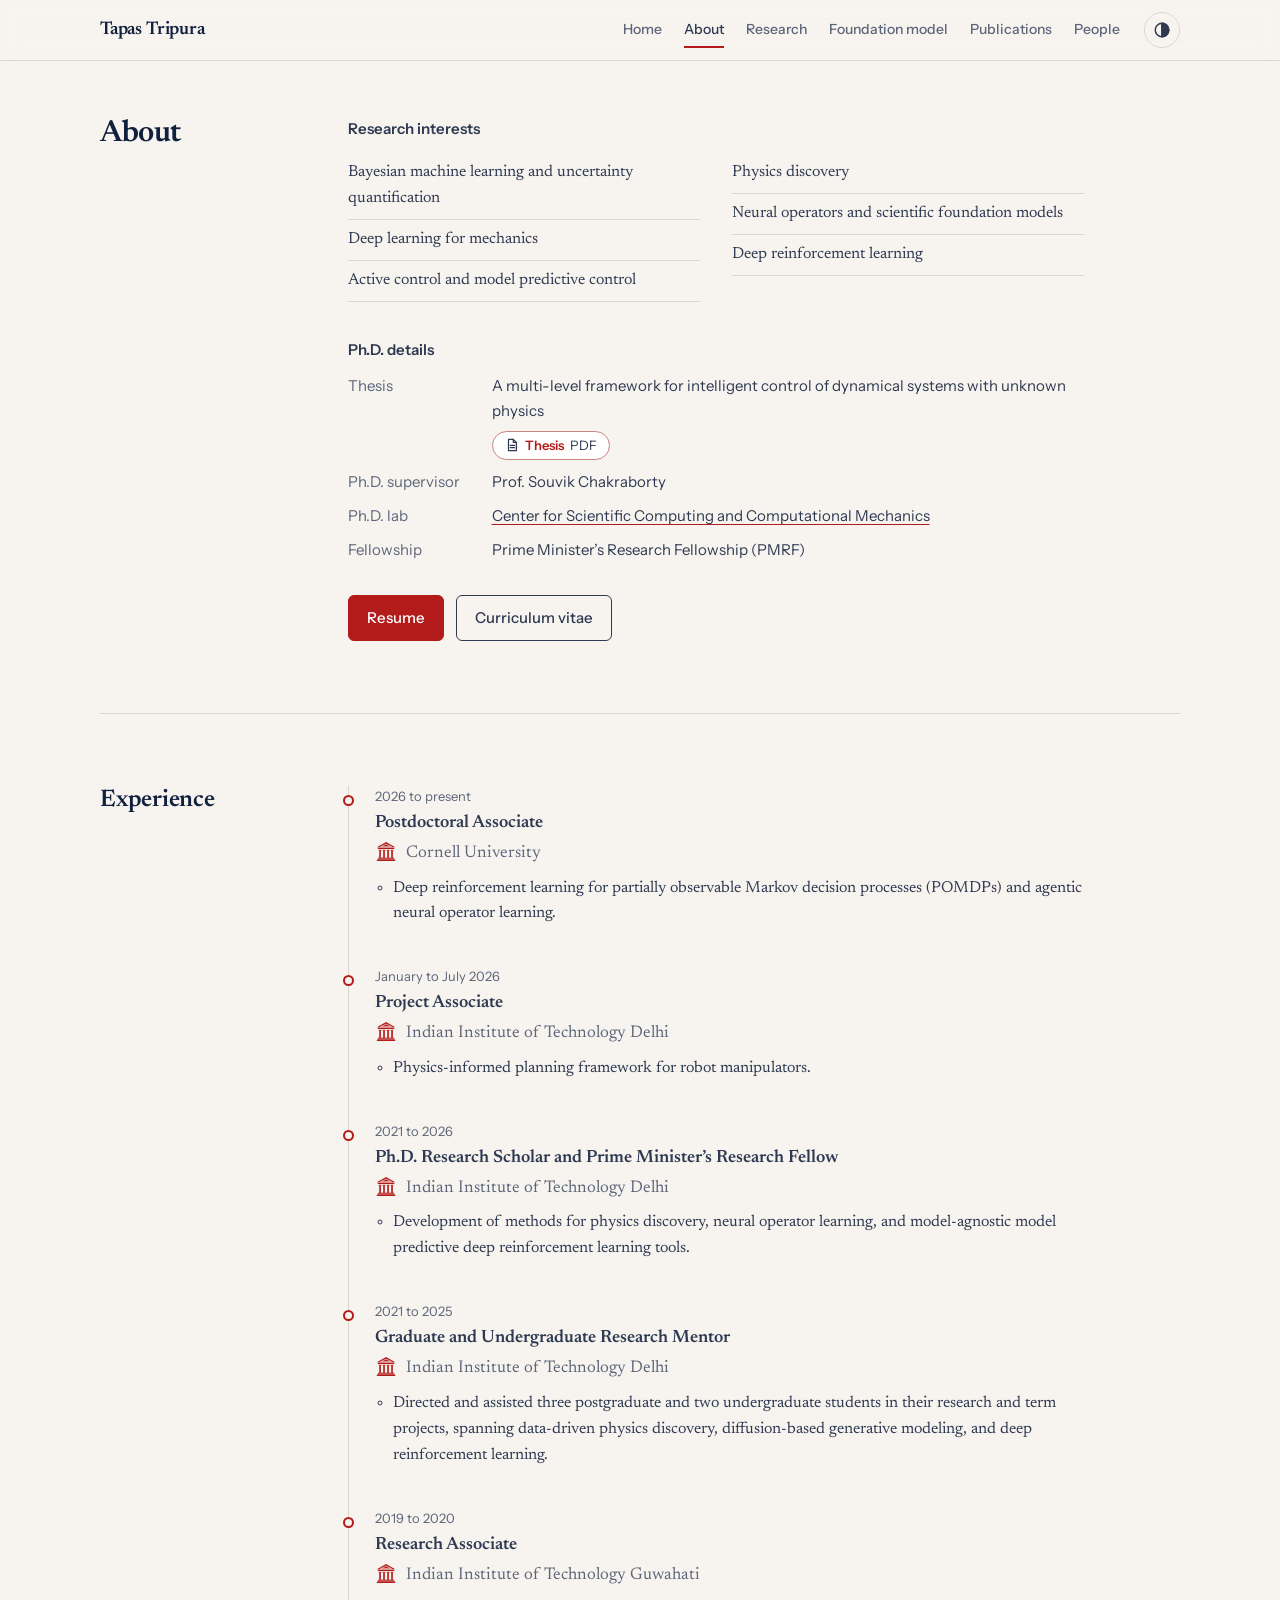
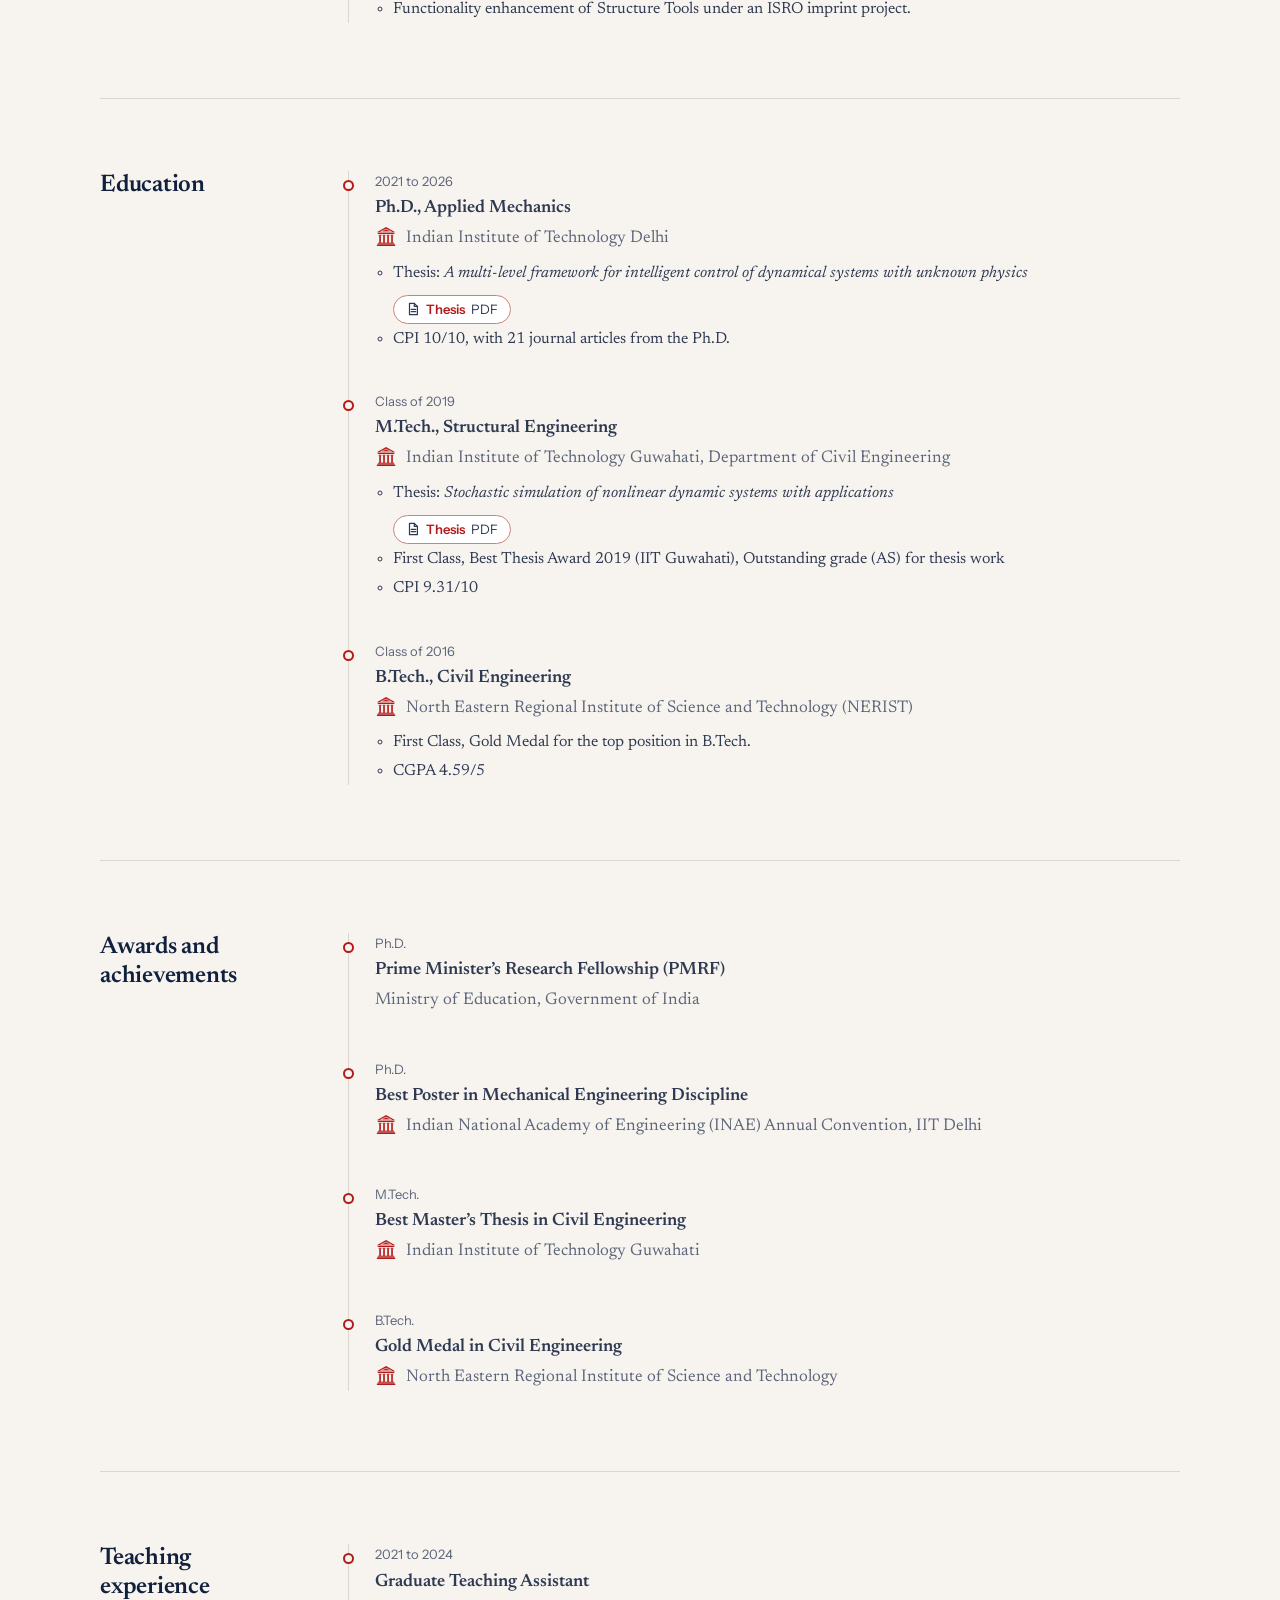
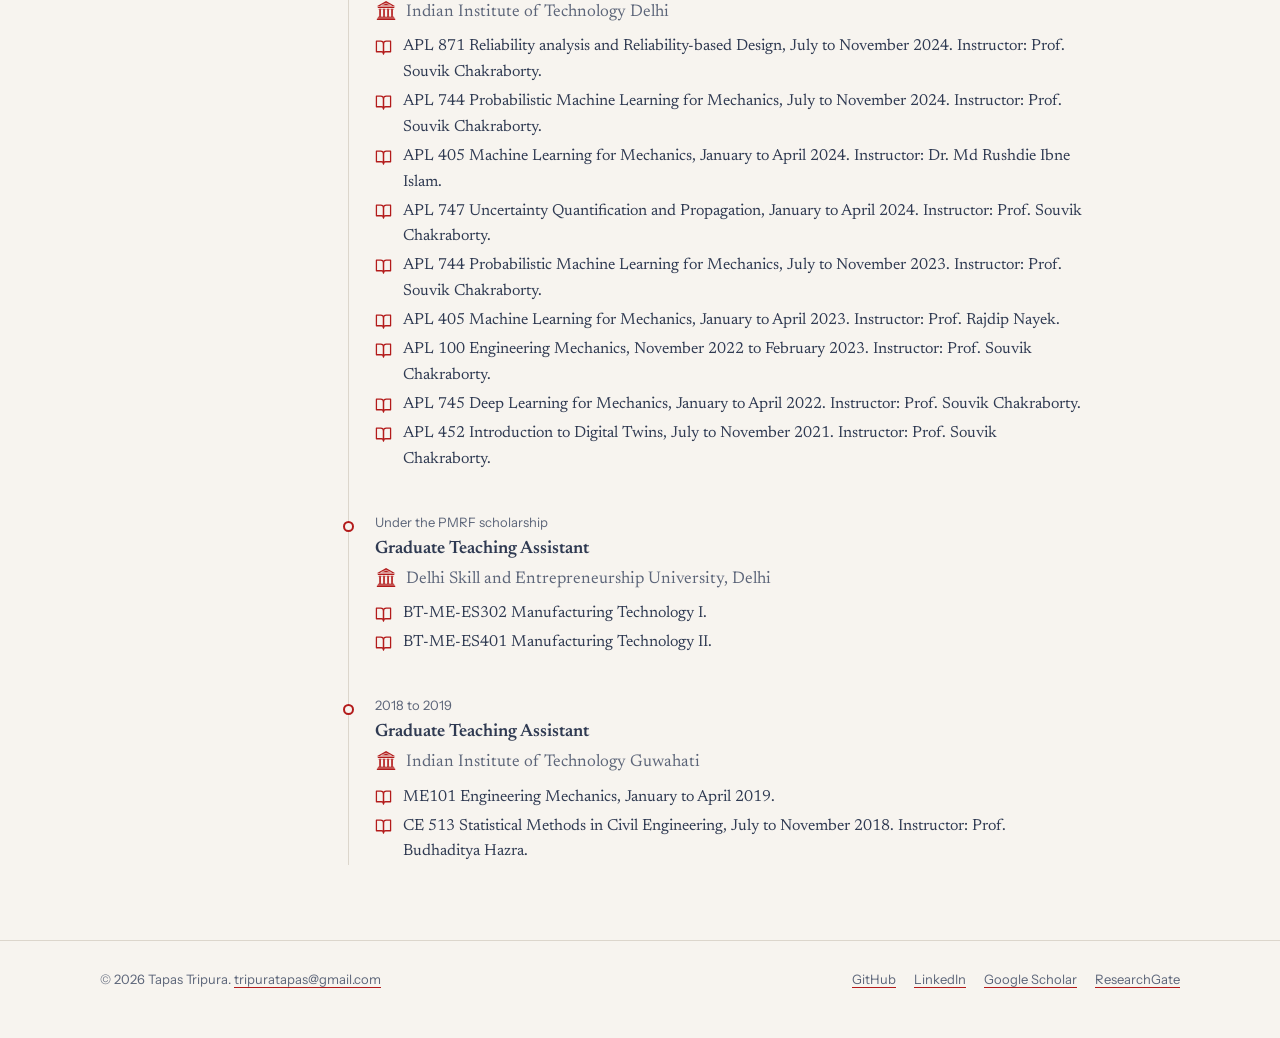
<file: about.html>
<!DOCTYPE html>
<html lang="en">
<head>
<meta charset="utf-8">
<meta name="viewport" content="width=device-width, initial-scale=1">
<title>About | Tapas Tripura</title>
<meta name="description" content="Research interests, experience and education of Tapas Tripura.">
<meta property="og:title" content="About | Tapas Tripura">
<meta property="og:description" content="Research interests, experience and education of Tapas Tripura.">
<meta property="og:type" content="website">
<meta name="theme-color" content="#F7F4EF" media="(prefers-color-scheme: light)">
<meta name="theme-color" content="#0F1729" media="(prefers-color-scheme: dark)">
<link rel="icon" href="data:image/svg+xml,%3Csvg xmlns='http://www.w3.org/2000/svg' viewBox='0 0 64 64'%3E%3Crect width='64' height='64' rx='12' fill='%2311203D'/%3E%3Cpath d='M4 34h12c4 0 5-14 9-14s4 24 8 24 4-30 8-30 4 20 8 20h11' fill='none' stroke='%23fff' stroke-width='4' stroke-linecap='round' stroke-linejoin='round'/%3E%3C/svg%3E">
<link rel="preconnect" href="https://fonts.googleapis.com">
<link rel="preconnect" href="https://fonts.gstatic.com" crossorigin="">
<link href="https://fonts.googleapis.com/css2?family=Instrument+Sans:wght@400;500;600&amp;family=Newsreader:ital,opsz,wght@0,6..72,400;0,6..72,500;0,6..72,600;1,6..72,400&amp;display=swap" rel="stylesheet">
<link rel="stylesheet" href="style.css">

</head>
<body>
<a class="skip" href="#main">Skip to content</a>
<header class="top">
  <div class="wrap">
    <a class="brand" href="index.html">Tapas Tripura</a>
    <nav class="main" aria-label="Sections"><ul><li><a href="index.html">Home</a></li><li><a href="about.html" aria-current="page">About</a></li><li><a href="research.html">Research</a></li><li><a href="foundation-model.html">Foundation model</a></li><li><a href="publications.html">Publications</a></li><li><a href="collaborations.html">People</a></li></ul></nav>
    <button class="theme-btn" id="themeBtn" type="button" aria-label="Switch between light and dark theme">
      <svg width="18" height="18" viewBox="0 0 24 24" fill="none" stroke="currentColor" stroke-width="2" aria-hidden="true"><circle cx="12" cy="12" r="9"></circle><path d="M12 3v18"></path><path d="M12 3a9 9 0 0 1 0 18z" fill="currentColor"></path></svg>
    </button>
  </div>
</header>
<main id="main">
<div class="wrap">
<section class="sec first" id="about" aria-labelledby="h-about">
      <h1 id="h-about">About</h1>
      <div class="body">
        <h3 class="sub">Research interests</h3>
        <ul class="interests">
          <li>Bayesian machine learning and uncertainty quantification</li>
          <li>Deep learning for mechanics</li>
          <li>Active control and model predictive control</li>
          <li>Physics discovery</li>
          <li>Neural operators and scientific foundation models</li>
          <li>Deep reinforcement learning</li>
        </ul>

        <h3 class="sub">Ph.D. details</h3>
        <dl class="facts" style="margin-top:0;padding-top:0;border-top:0">
          <dt>Thesis</dt><dd>A multi-level framework for intelligent control of dynamical systems with unknown physics<div class="chips"><a class="chip" href="https://drive.google.com/file/d/1l8EEzS_JVLeqb8yg4ttHn88NXLtLXa0l/view?usp=sharing" target="_blank" rel="noopener" title="Open the thesis (PDF)"><svg class="ic" viewBox="0 0 16 16" width="14" height="14" aria-hidden="true"><path d="M4 1.5h5.5L13 5v9.5H4z" fill="none" stroke="currentColor" stroke-width="1.4" stroke-linejoin="round"/><path d="M9.5 1.5V5H13M6 8.5h5M6 11h5" fill="none" stroke="currentColor" stroke-width="1.4" stroke-linecap="round" stroke-linejoin="round"/></svg><span class="k">Thesis</span>PDF</a></div></dd>
          <dt>Ph.D. supervisor</dt><dd>Prof. Souvik Chakraborty</dd>
          <dt>Ph.D. lab</dt><dd><a href="https://www.csccm.in/" target="_blank" rel="noopener">Center for Scientific Computing and Computational Mechanics</a></dd>
          <dt>Fellowship</dt><dd>Prime Minister’s Research Fellowship (PMRF)</dd>
        </dl>

        <div class="actions" style="margin-top:32px">
          <a class="btn primary" href="https://drive.google.com/file/d/1e4fCkqmN73TlMyh7kAKODunybNo14KP4/view?usp=sharing" target="_blank" rel="noopener">Resume</a>
          <a class="btn" href="https://drive.google.com/file/d/1eIZW0h65R7KpfWfud3Xdux5ecomdVHwa/view?usp=sharing" target="_blank" rel="noopener">Curriculum vitae</a>
        </div>
      </div>
    </section>

<section class="sec" id="experience" aria-labelledby="h-experience">
      <h2 id="h-experience">Experience</h2>
      <div class="body">
        <ol class="timeline">
          <li>
            <span class="when">2026 to present</span>
            <h3>Postdoctoral Associate</h3>
            <p class="where">Cornell University</p>
            <ul>
              <li>Deep reinforcement learning for partially observable Markov decision processes (POMDPs) and agentic neural operator learning.</li>
            </ul>
          </li>
          <li>
            <span class="when">January to July 2026</span>
            <h3>Project Associate</h3>
            <p class="where">Indian Institute of Technology Delhi</p>
            <ul>
              <li>Physics-informed planning framework for robot manipulators.</li>
            </ul>
          </li>
          <li>
            <span class="when">2021 to 2026</span>
            <h3>Ph.D. Research Scholar and Prime Minister’s Research Fellow</h3>
            <p class="where">Indian Institute of Technology Delhi</p>
            <ul>
              <li>Development of methods for physics discovery, neural operator learning, and model-agnostic model predictive deep reinforcement learning tools.</li>
            </ul>
          </li>
          <li>
            <span class="when">2021 to 2025</span>
            <h3>Graduate and Undergraduate Research Mentor</h3>
            <p class="where">Indian Institute of Technology Delhi</p>
            <ul>
              <li>Directed and assisted three postgraduate and two undergraduate students in their research and term projects, spanning data-driven physics discovery, diffusion-based generative modeling, and deep reinforcement learning.</li>
            </ul>
          </li>
          <li>
            <span class="when">2019 to 2020</span>
            <h3>Research Associate</h3>
            <p class="where">Indian Institute of Technology Guwahati</p>
            <ul>
              <li>Functionality enhancement of Structure Tools under an ISRO imprint project.</li>
            </ul>
          </li>
        </ol>
      </div>
    </section>

    <section class="sec" id="education" aria-labelledby="h-education">
      <h2 id="h-education">Education</h2>
      <div class="body">
        <ol class="timeline">
          <li>
            <span class="when">2021 to 2026</span>
            <h3>Ph.D., Applied Mechanics</h3>
            <p class="where">Indian Institute of Technology Delhi</p>
            <ul>
              <li>Thesis: <em>A multi-level framework for intelligent control of dynamical systems with unknown physics</em><div class="chips"><a class="chip" href="https://drive.google.com/file/d/1l8EEzS_JVLeqb8yg4ttHn88NXLtLXa0l/view?usp=sharing" target="_blank" rel="noopener" title="Open the thesis (PDF)"><svg class="ic" viewBox="0 0 16 16" width="14" height="14" aria-hidden="true"><path d="M4 1.5h5.5L13 5v9.5H4z" fill="none" stroke="currentColor" stroke-width="1.4" stroke-linejoin="round"/><path d="M9.5 1.5V5H13M6 8.5h5M6 11h5" fill="none" stroke="currentColor" stroke-width="1.4" stroke-linecap="round" stroke-linejoin="round"/></svg><span class="k">Thesis</span>PDF</a></div></li>
              <li>CPI 10/10, with 21 journal articles from the Ph.D.</li>
            </ul>
          </li>
          <li>
            <span class="when">Class of 2019</span>
            <h3>M.Tech., Structural Engineering</h3>
            <p class="where">Indian Institute of Technology Guwahati, Department of Civil Engineering</p>
            <ul>
              <li>Thesis: <em>Stochastic simulation of nonlinear dynamic systems with applications</em><div class="chips"><a class="chip" href="https://drive.google.com/file/d/1crDI-RHvwH4qaAAMatVdSAQTd1YNXXZj/view?usp=sharing" target="_blank" rel="noopener" title="Open the thesis (PDF)"><svg class="ic" viewBox="0 0 16 16" width="14" height="14" aria-hidden="true"><path d="M4 1.5h5.5L13 5v9.5H4z" fill="none" stroke="currentColor" stroke-width="1.4" stroke-linejoin="round"/><path d="M9.5 1.5V5H13M6 8.5h5M6 11h5" fill="none" stroke="currentColor" stroke-width="1.4" stroke-linecap="round" stroke-linejoin="round"/></svg><span class="k">Thesis</span>PDF</a></div></li>
              <li>First Class, Best Thesis Award 2019 (IIT Guwahati), Outstanding grade (AS) for thesis work</li>
              <li>CPI 9.31/10</li>
            </ul>
          </li>
          <li>
            <span class="when">Class of 2016</span>
            <h3>B.Tech., Civil Engineering</h3>
            <p class="where">North Eastern Regional Institute of Science and Technology (NERIST)</p>
            <ul>
              <li>First Class, Gold Medal for the top position in B.Tech.</li>
              <li>CGPA 4.59/5</li>
            </ul>
          </li>
        </ol>
      </div>
    </section>

    <section class="sec" id="awards" aria-labelledby="h-awards">
      <h2 id="h-awards">Awards and achievements</h2>
      <div class="body">
        <ol class="timeline">
          <li>
            <span class="when">Ph.D.</span>
            <h3>Prime Minister’s Research Fellowship (PMRF)</h3>
            <p class="where">Ministry of Education, Government of India</p>
          </li>
          <li>
            <span class="when">Ph.D.</span>
            <h3>Best Poster in Mechanical Engineering Discipline</h3>
            <p class="where">Indian National Academy of Engineering (INAE) Annual Convention, IIT Delhi</p>
          </li>
          <li>
            <span class="when">M.Tech.</span>
            <h3>Best Master’s Thesis in Civil Engineering</h3>
            <p class="where">Indian Institute of Technology Guwahati</p>
          </li>
          <li>
            <span class="when">B.Tech.</span>
            <h3>Gold Medal in Civil Engineering</h3>
            <p class="where">North Eastern Regional Institute of Science and Technology</p>
          </li>
        </ol>
      </div>
    </section>

    <section class="sec" id="teaching" aria-labelledby="h-teaching">
      <h2 id="h-teaching">Teaching experience</h2>
      <div class="body">
        <ol class="timeline">
          <li>
            <span class="when">2021 to 2024</span>
            <h3>Graduate Teaching Assistant</h3>
            <p class="where">Indian Institute of Technology Delhi</p>
            <ul class="courses">
              <li>APL 871 Reliability analysis and Reliability-based Design, July to November 2024. Instructor: Prof. Souvik Chakraborty.</li>
              <li>APL 744 Probabilistic Machine Learning for Mechanics, July to November 2024. Instructor: Prof. Souvik Chakraborty.</li>
              <li>APL 405 Machine Learning for Mechanics, January to April 2024. Instructor: Dr. Md Rushdie Ibne Islam.</li>
              <li>APL 747 Uncertainty Quantification and Propagation, January to April 2024. Instructor: Prof. Souvik Chakraborty.</li>
              <li>APL 744 Probabilistic Machine Learning for Mechanics, July to November 2023. Instructor: Prof. Souvik Chakraborty.</li>
              <li>APL 405 Machine Learning for Mechanics, January to April 2023. Instructor: Prof. Rajdip Nayek.</li>
              <li>APL 100 Engineering Mechanics, November 2022 to February 2023. Instructor: Prof. Souvik Chakraborty.</li>
              <li>APL 745 Deep Learning for Mechanics, January to April 2022. Instructor: Prof. Souvik Chakraborty.</li>
              <li>APL 452 Introduction to Digital Twins, July to November 2021. Instructor: Prof. Souvik Chakraborty.</li>
            </ul>
          </li>
          <li>
            <span class="when">Under the PMRF scholarship</span>
            <h3>Graduate Teaching Assistant</h3>
            <p class="where">Delhi Skill and Entrepreneurship University, Delhi</p>
            <ul class="courses">
              <li>BT-ME-ES302 Manufacturing Technology I.</li>
              <li>BT-ME-ES401 Manufacturing Technology II.</li>
            </ul>
          </li>
          <li>
            <span class="when">2018 to 2019</span>
            <h3>Graduate Teaching Assistant</h3>
            <p class="where">Indian Institute of Technology Guwahati</p>
            <ul class="courses">
              <li>ME101 Engineering Mechanics, January to April 2019.</li>
              <li>CE 513 Statistical Methods in Civil Engineering, July to November 2018. Instructor: Prof. Budhaditya Hazra.</li>
            </ul>
          </li>
        </ol>
      </div>
    </section>
</div>
</main>
<footer class="foot">
  <div class="wrap">
    <p>© <span id="yr">2026</span> Tapas Tripura. <a href="mailto:tripuratapas@gmail.com">tripuratapas@gmail.com</a></p>
    <ul class="foot-links">
      <li><a href="https://github.com/TapasTripura" target="_blank" rel="noopener">GitHub</a></li>
      <li><a href="https://www.linkedin.com/in/tripuratapas/" target="_blank" rel="noopener">LinkedIn</a></li>
      <li><a href="https://scholar.google.com/citations?hl=en&amp;user=pW9ZY3QAAAAJ" target="_blank" rel="noopener">Google Scholar</a></li>
      <li><a href="https://www.researchgate.net/profile/Tapas-Tripura" target="_blank" rel="noopener">ResearchGate</a></li>
    </ul>
  </div>
</footer>
<script src="site.js" defer></script>
</body>
</html>
</file>
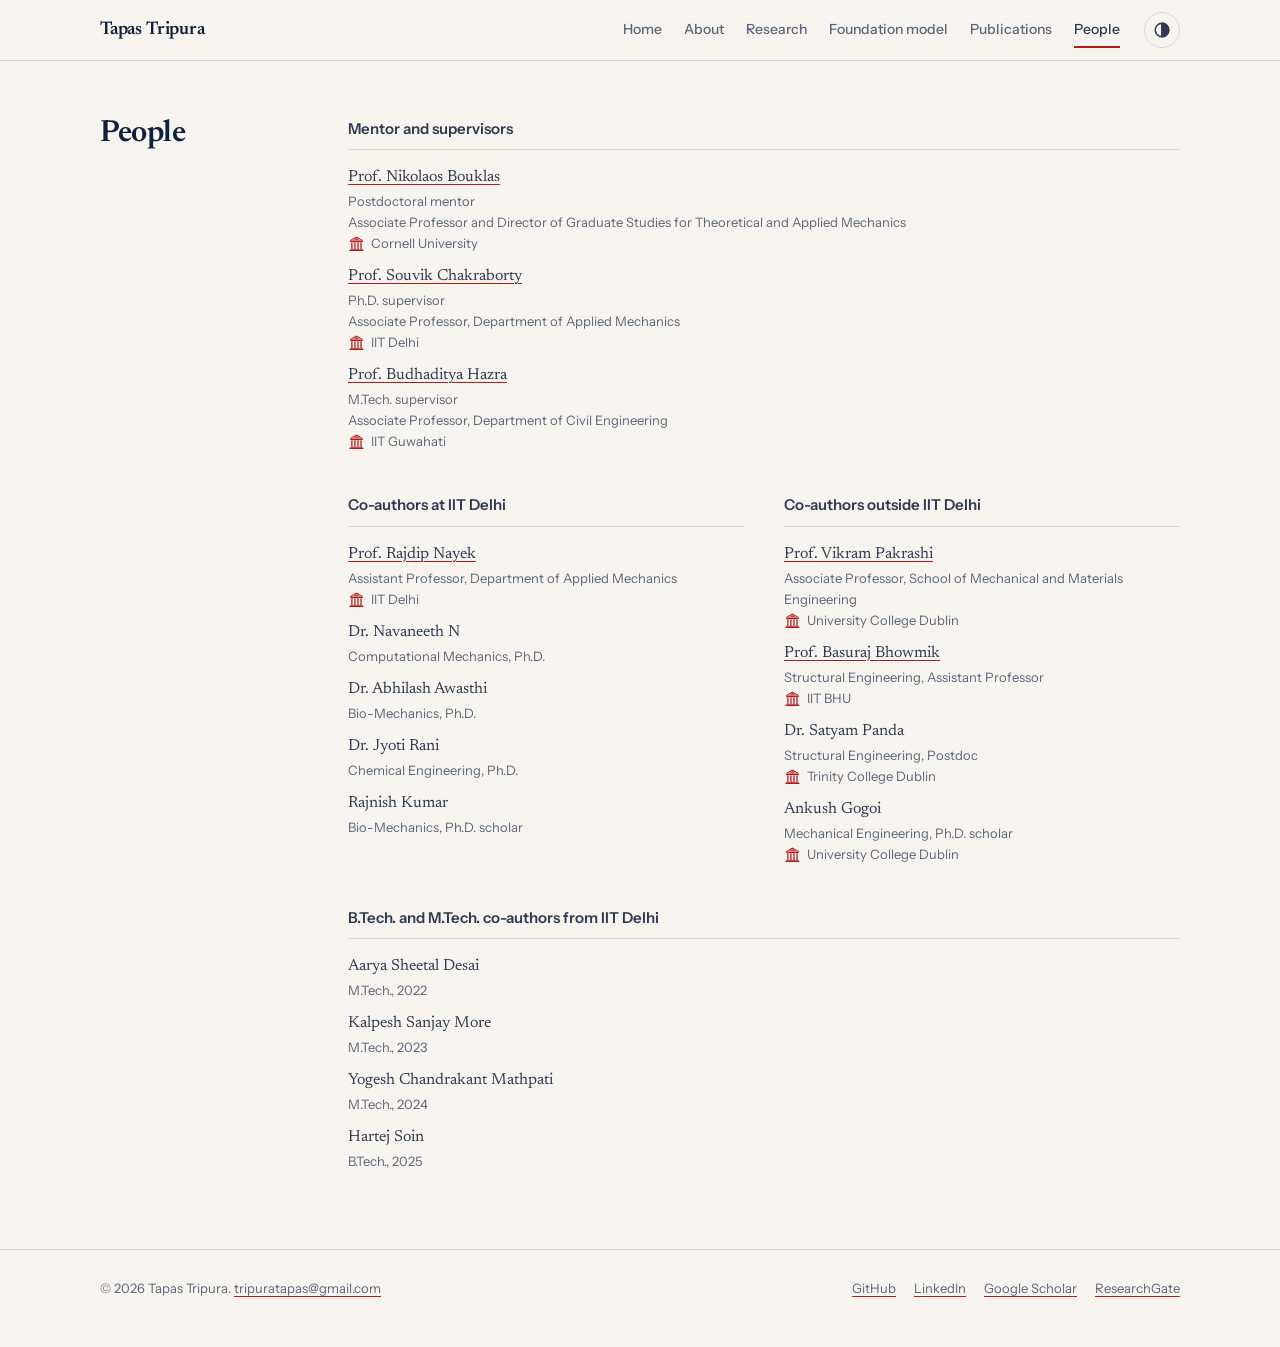
<file: collaborations.html>
<!DOCTYPE html>
<html lang="en">
<head>
<meta charset="utf-8">
<meta name="viewport" content="width=device-width, initial-scale=1">
<title>People | Tapas Tripura</title>
<meta name="description" content="Mentor, supervisors, co-authors and students who have worked with Tapas Tripura.">
<meta property="og:title" content="People | Tapas Tripura">
<meta property="og:description" content="Mentor, supervisors, co-authors and students who have worked with Tapas Tripura.">
<meta property="og:type" content="website">
<meta name="theme-color" content="#F7F4EF" media="(prefers-color-scheme: light)">
<meta name="theme-color" content="#0F1729" media="(prefers-color-scheme: dark)">
<link rel="icon" href="data:image/svg+xml,%3Csvg xmlns='http://www.w3.org/2000/svg' viewBox='0 0 64 64'%3E%3Crect width='64' height='64' rx='12' fill='%2311203D'/%3E%3Cpath d='M4 34h12c4 0 5-14 9-14s4 24 8 24 4-30 8-30 4 20 8 20h11' fill='none' stroke='%23fff' stroke-width='4' stroke-linecap='round' stroke-linejoin='round'/%3E%3C/svg%3E">
<link rel="preconnect" href="https://fonts.googleapis.com">
<link rel="preconnect" href="https://fonts.gstatic.com" crossorigin="">
<link href="https://fonts.googleapis.com/css2?family=Instrument+Sans:wght@400;500;600&amp;family=Newsreader:ital,opsz,wght@0,6..72,400;0,6..72,500;0,6..72,600;1,6..72,400&amp;display=swap" rel="stylesheet">
<link rel="stylesheet" href="style.css">

</head>
<body>
<a class="skip" href="#main">Skip to content</a>
<header class="top">
  <div class="wrap">
    <a class="brand" href="index.html">Tapas Tripura</a>
    <nav class="main" aria-label="Sections"><ul><li><a href="index.html">Home</a></li><li><a href="about.html">About</a></li><li><a href="research.html">Research</a></li><li><a href="foundation-model.html">Foundation model</a></li><li><a href="publications.html">Publications</a></li><li><a href="collaborations.html" aria-current="page">People</a></li></ul></nav>
    <button class="theme-btn" id="themeBtn" type="button" aria-label="Switch between light and dark theme">
      <svg width="18" height="18" viewBox="0 0 24 24" fill="none" stroke="currentColor" stroke-width="2" aria-hidden="true"><circle cx="12" cy="12" r="9"></circle><path d="M12 3v18"></path><path d="M12 3a9 9 0 0 1 0 18z" fill="currentColor"></path></svg>
    </button>
  </div>
</header>
<main id="main">
<div class="wrap">
<section class="sec first" id="collaborators" aria-labelledby="h-collab">
      <h1 id="h-collab">People</h1>
      <div class="body" style="max-width:none">
        <div class="groups">
          <div class="wide">
            <h3>Mentor and supervisors</h3>
            <ul>
              <li><a href="https://www.duffield.cornell.edu/people/nikolaos-bouklas/" target="_blank" rel="noopener">Prof. Nikolaos Bouklas</a> <span class="role">Postdoctoral mentor</span><span class="role">Associate Professor and Director of Graduate Studies for Theoretical and Applied Mechanics</span><span class="role">Cornell University</span></li>
              <li><a href="https://www.csccm.in/" target="_blank" rel="noopener">Prof. Souvik Chakraborty</a> <span class="role">Ph.D. supervisor</span><span class="role">Associate Professor, Department of Applied Mechanics</span><span class="role">IIT Delhi</span></li>
              <li><a href="https://www.iitg.ac.in/budhaditya.hazra/homepage/index.html" target="_blank" rel="noopener">Prof. Budhaditya Hazra</a> <span class="role">M.Tech. supervisor</span><span class="role">Associate Professor, Department of Civil Engineering</span><span class="role">IIT Guwahati</span></li>
            </ul>
          </div>
          <div>
            <h3>Co-authors at IIT Delhi</h3>
            <ul>
              <li><a href="https://sites.google.com/view/rajdip-nayek/" target="_blank" rel="noopener">Prof. Rajdip Nayek</a> <span class="role">Assistant Professor, Department of Applied Mechanics</span><span class="role">IIT Delhi</span></li>
              <li>Dr. Navaneeth N <span class="role">Computational Mechanics, Ph.D.</span></li>
              <li>Dr. Abhilash Awasthi <span class="role">Bio-Mechanics, Ph.D.</span></li>
              <li>Dr. Jyoti Rani <span class="role">Chemical Engineering, Ph.D.</span></li>
              <li>Rajnish Kumar <span class="role">Bio-Mechanics, Ph.D. scholar</span></li>
            </ul>
          </div>
          <div>
            <h3>Co-authors outside IIT Delhi</h3>
            <ul>
              <li><a href="https://people.ucd.ie/vikram.pakrashi" target="_blank" rel="noopener">Prof. Vikram Pakrashi</a> <span class="role">Associate Professor, School of Mechanical and Materials Engineering</span><span class="role">University College Dublin</span></li>
              <li><a href="https://www.iitbhu.ac.in/dept/civ/people/basurajciv" target="_blank" rel="noopener">Prof. Basuraj Bhowmik</a> <span class="role">Structural Engineering, Assistant Professor</span><span class="role">IIT BHU</span></li>
              <li>Dr. Satyam Panda <span class="role">Structural Engineering, Postdoc</span><span class="role">Trinity College Dublin</span></li>
              <li>Ankush Gogoi <span class="role">Mechanical Engineering, Ph.D. scholar</span><span class="role">University College Dublin</span></li>
            </ul>
          </div>
          <div class="wide">
            <h3>B.Tech. and M.Tech. co-authors from IIT Delhi</h3>
            <ul>
              <li>Aarya Sheetal Desai <span class="role">M.Tech., 2022</span></li>
              <li>Kalpesh Sanjay More <span class="role">M.Tech., 2023</span></li>
              <li>Yogesh Chandrakant Mathpati <span class="role">M.Tech., 2024</span></li>
              <li>Hartej Soin <span class="role">B.Tech., 2025</span></li>
            </ul>
          </div>
        </div>
      </div>
    </section>
</div>
</main>
<footer class="foot">
  <div class="wrap">
    <p>© <span id="yr">2026</span> Tapas Tripura. <a href="mailto:tripuratapas@gmail.com">tripuratapas@gmail.com</a></p>
    <ul class="foot-links">
      <li><a href="https://github.com/TapasTripura" target="_blank" rel="noopener">GitHub</a></li>
      <li><a href="https://www.linkedin.com/in/tripuratapas/" target="_blank" rel="noopener">LinkedIn</a></li>
      <li><a href="https://scholar.google.com/citations?hl=en&amp;user=pW9ZY3QAAAAJ" target="_blank" rel="noopener">Google Scholar</a></li>
      <li><a href="https://www.researchgate.net/profile/Tapas-Tripura" target="_blank" rel="noopener">ResearchGate</a></li>
    </ul>
  </div>
</footer>
<script src="site.js" defer></script>
</body>
</html>
</file>
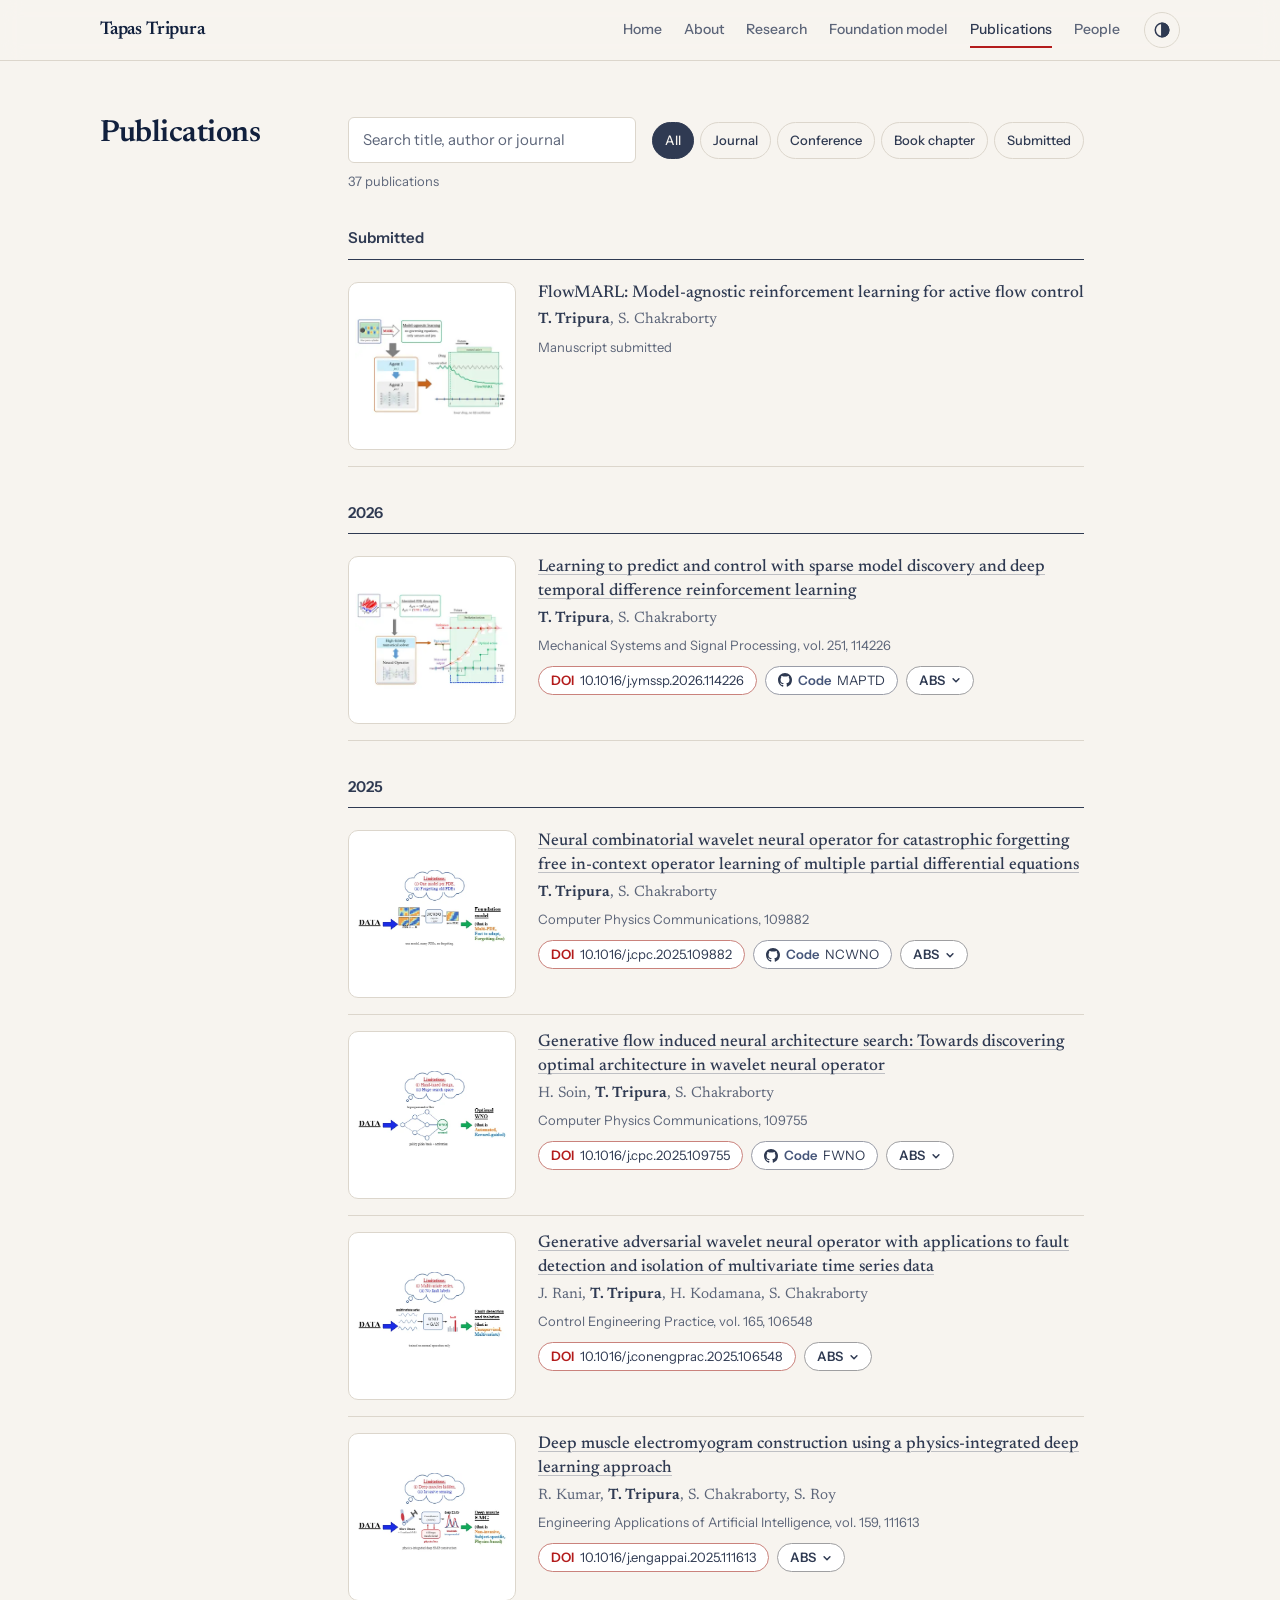
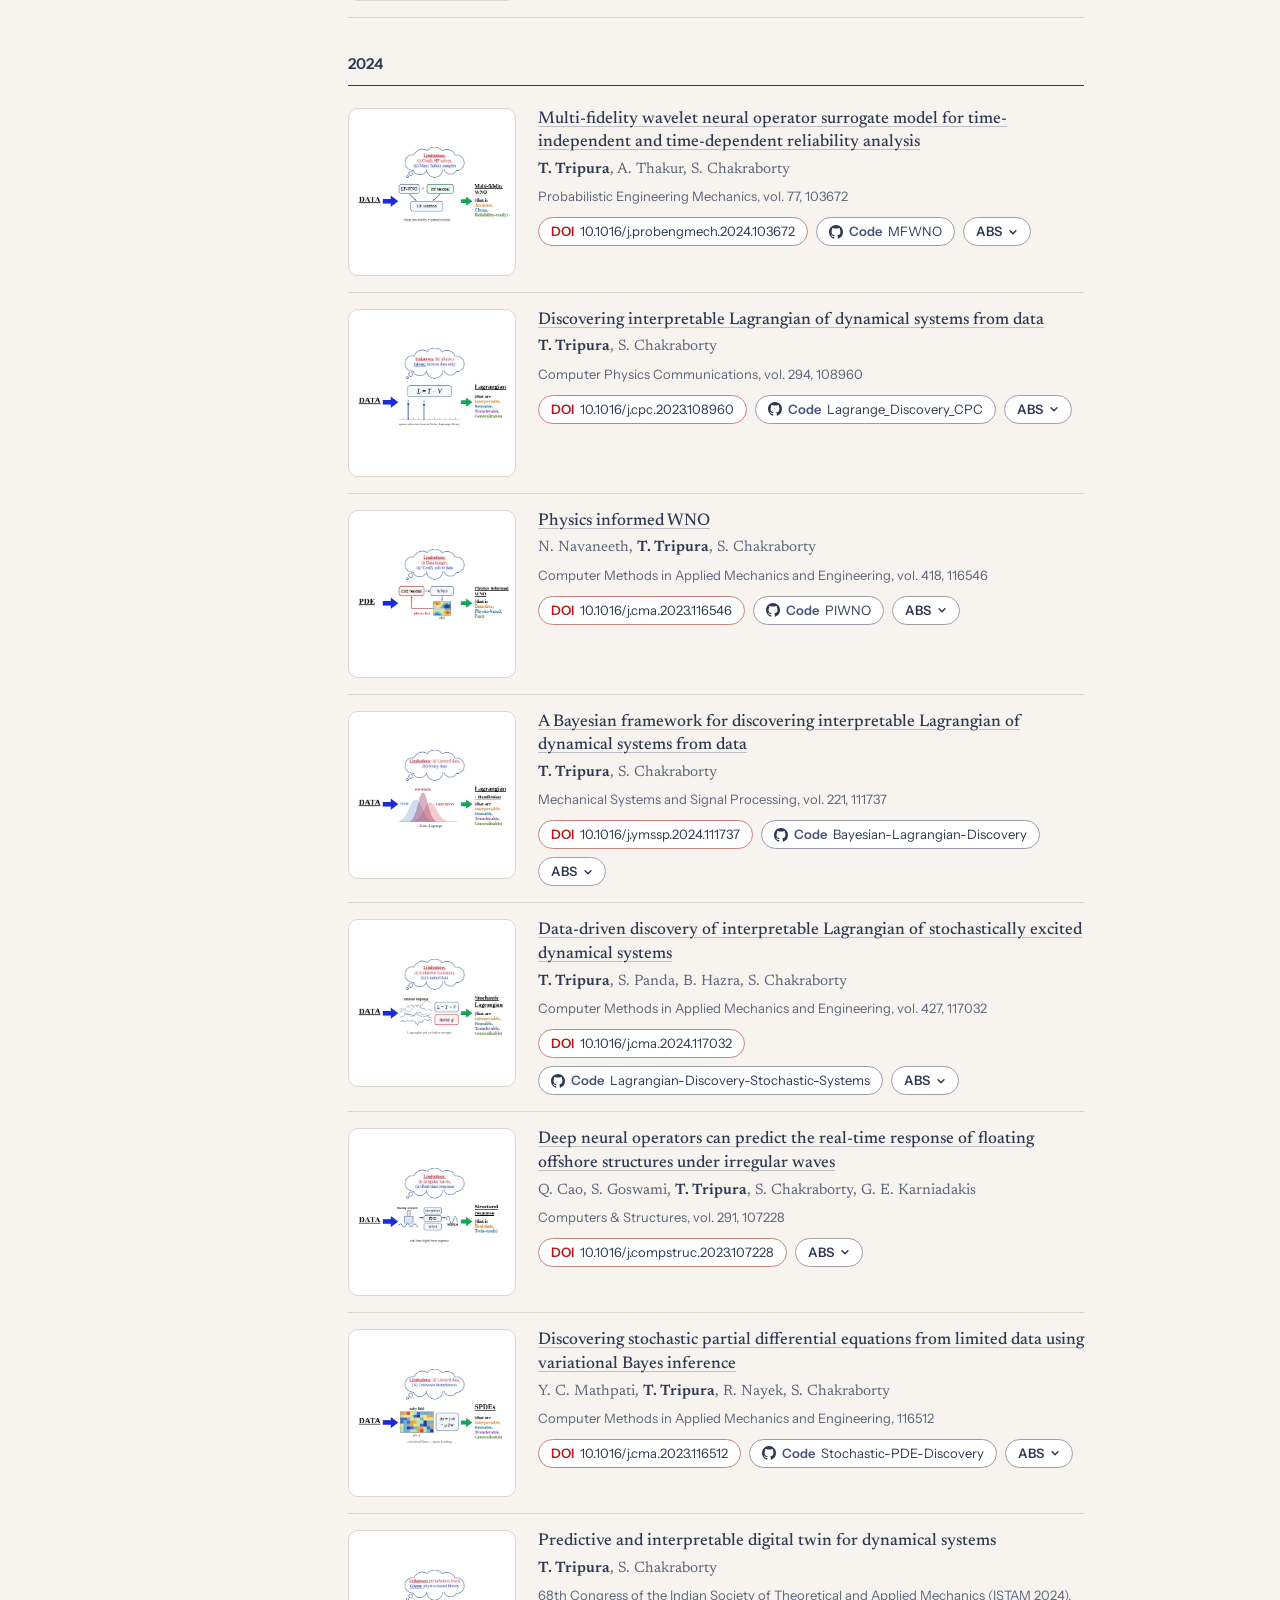
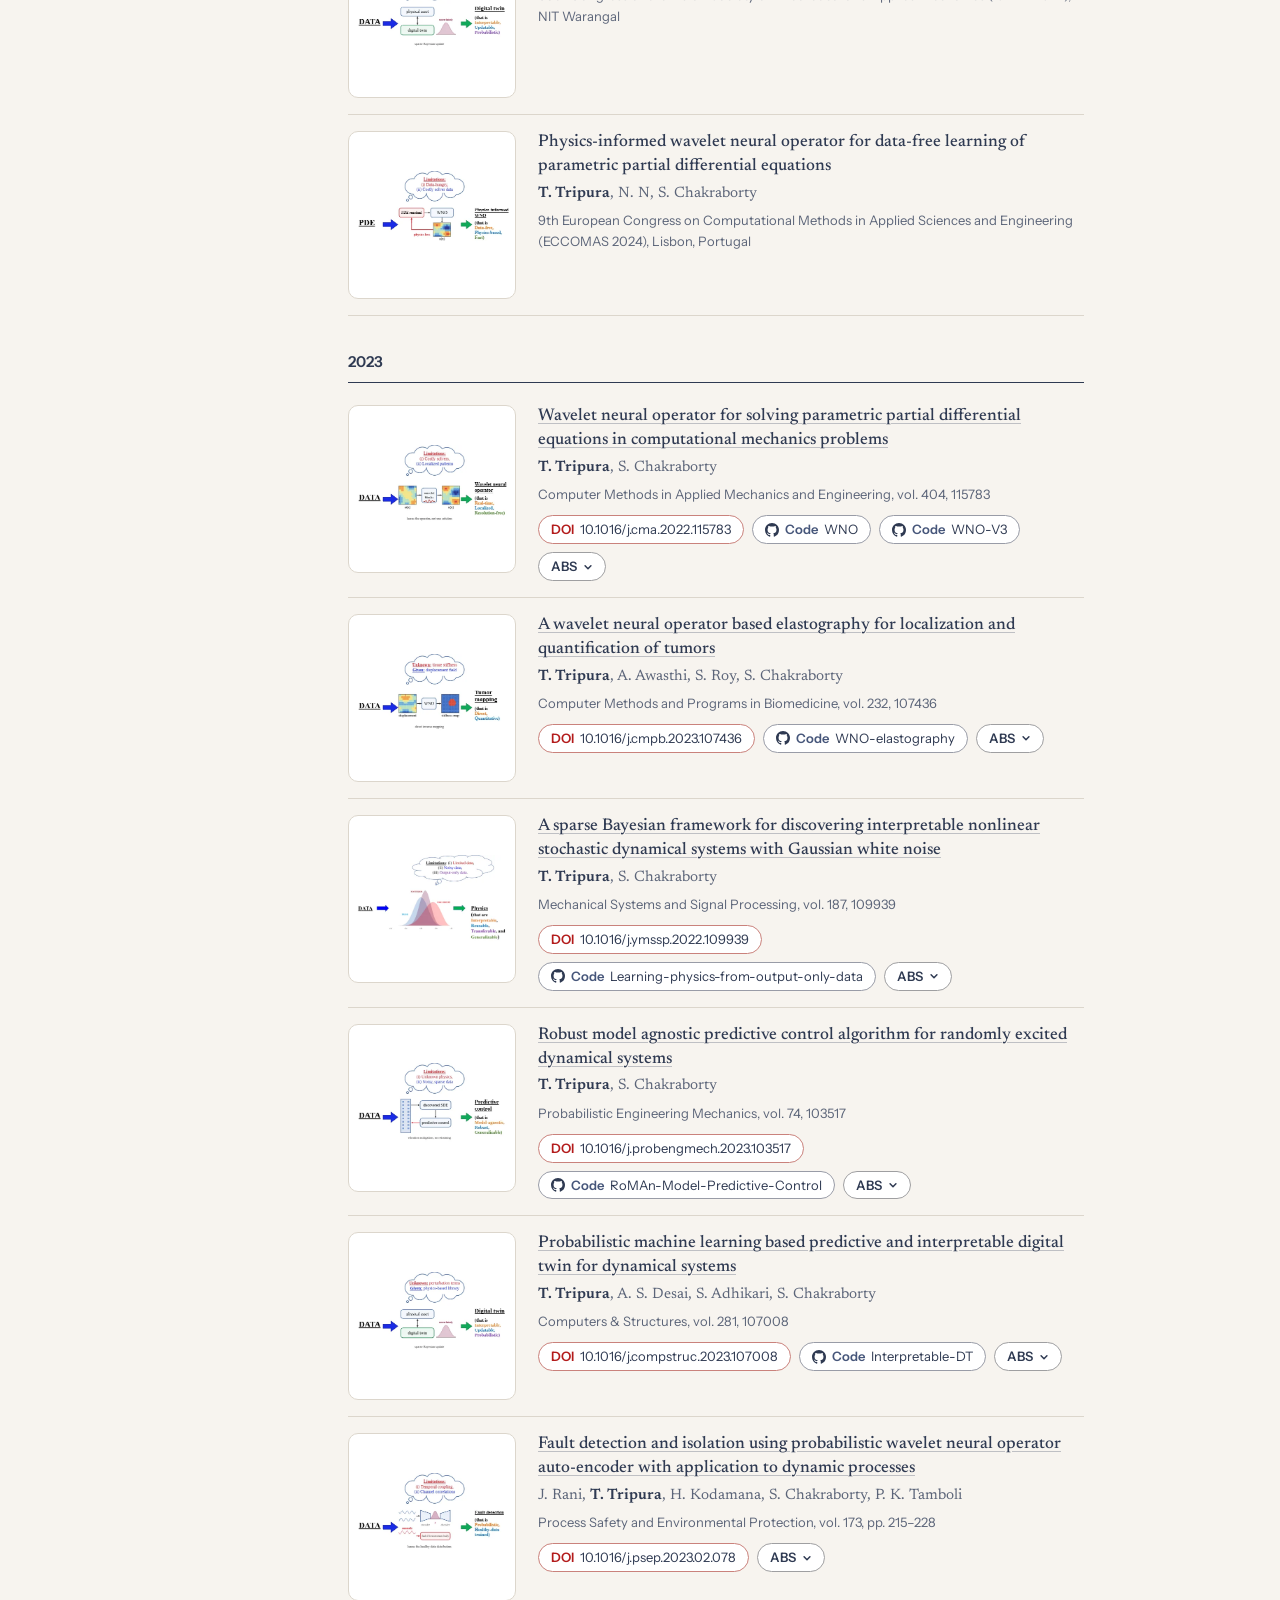
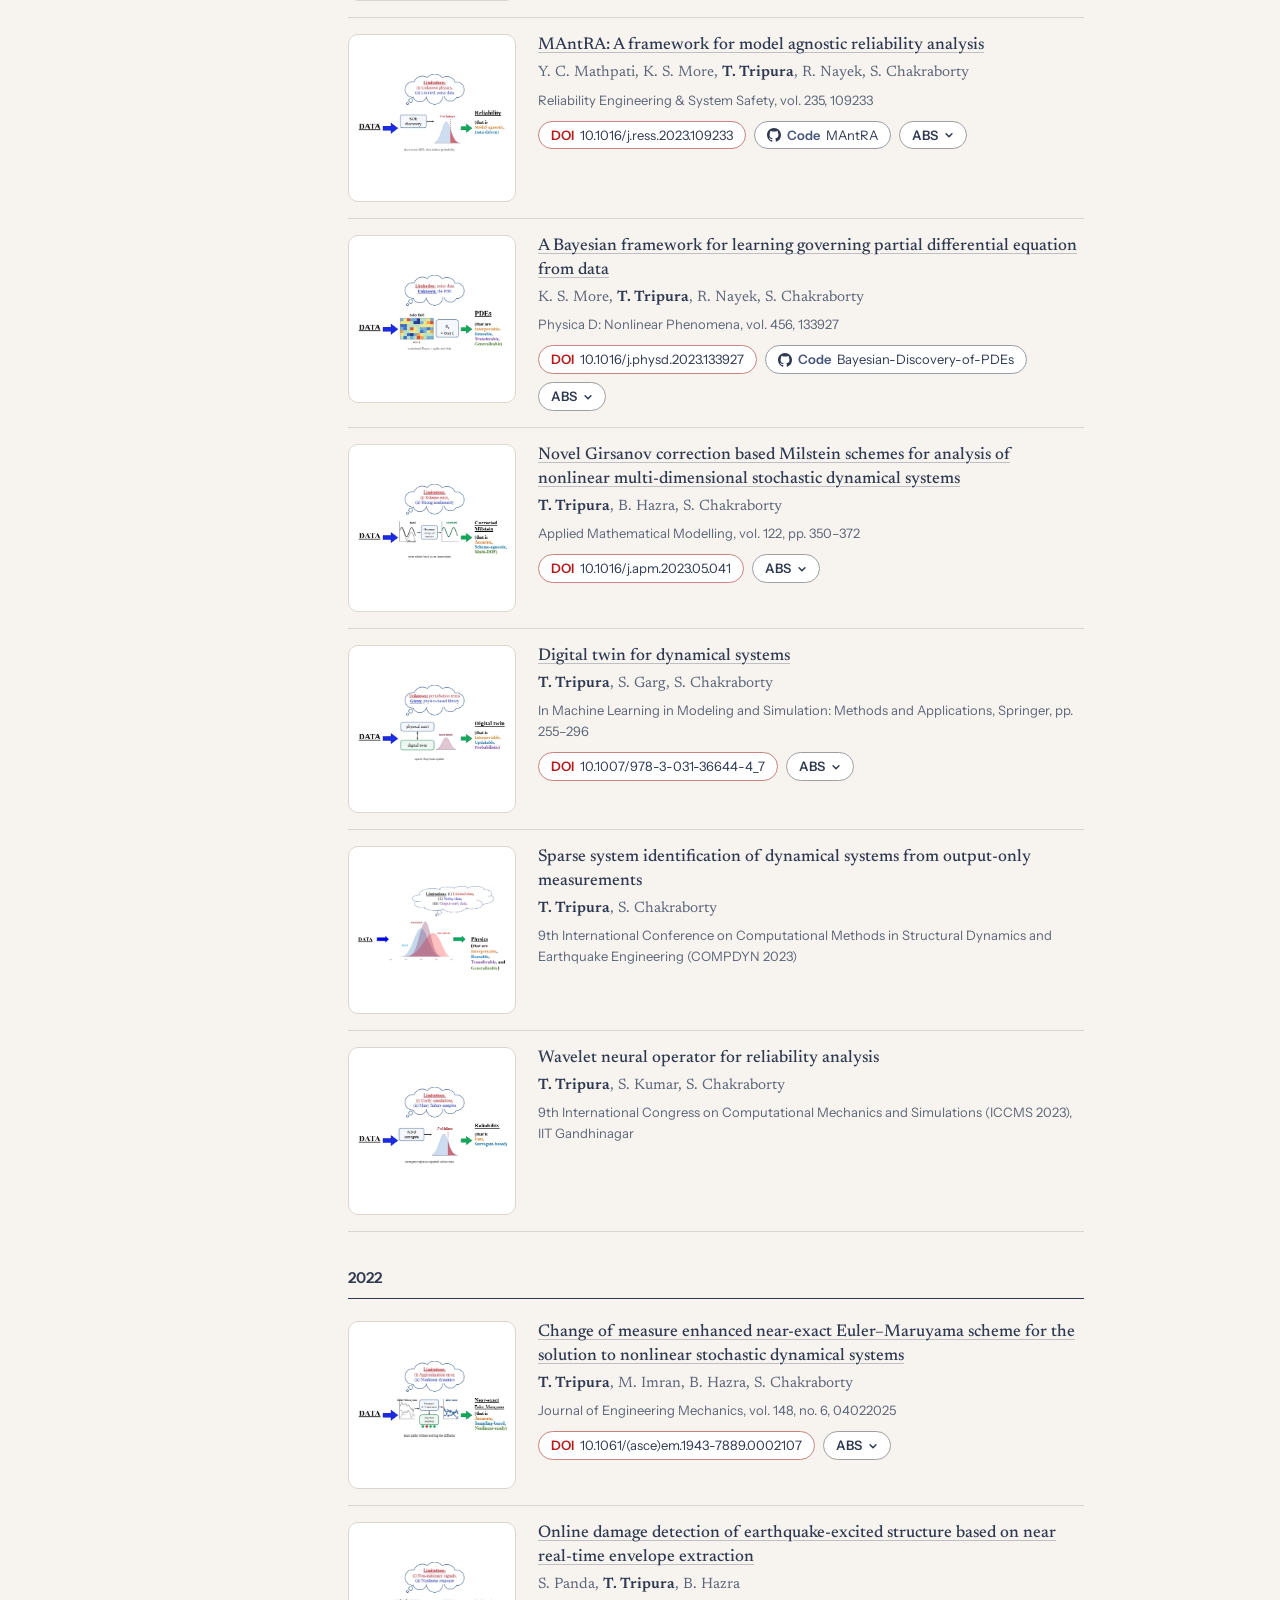
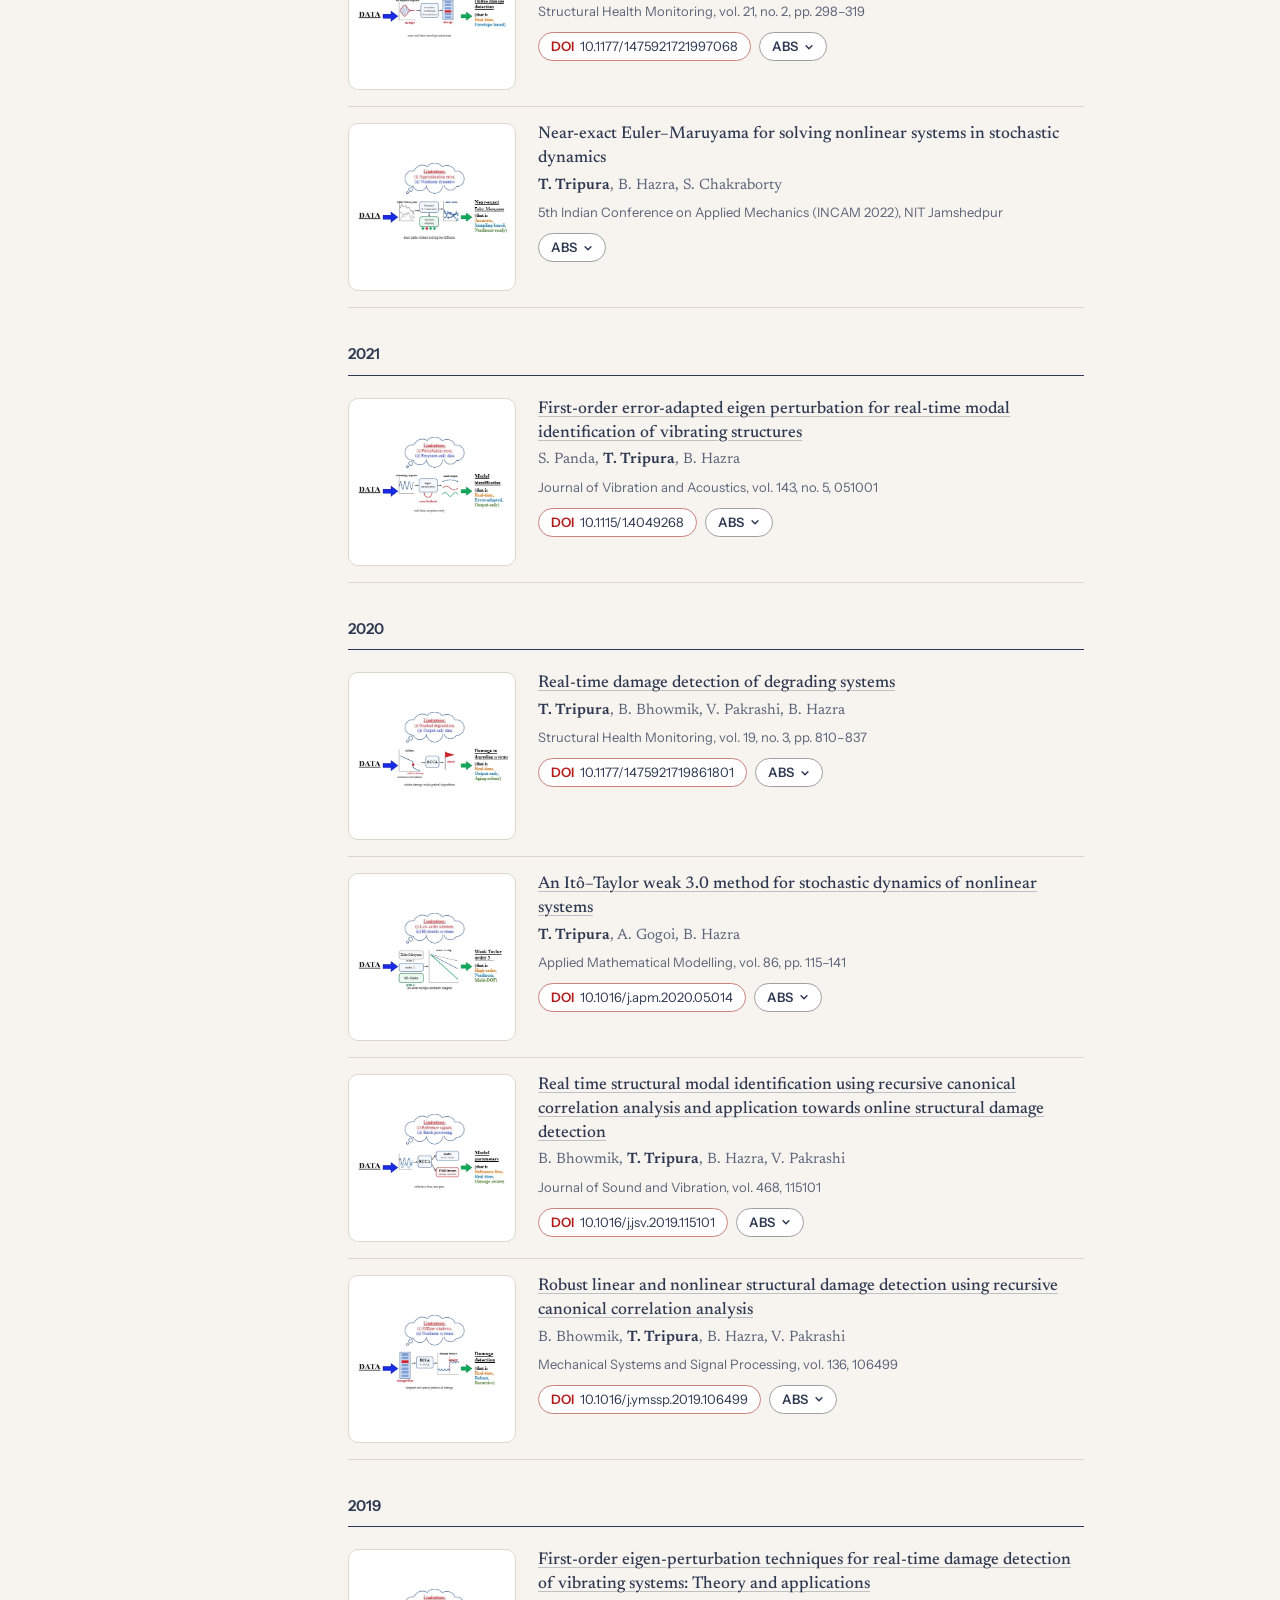
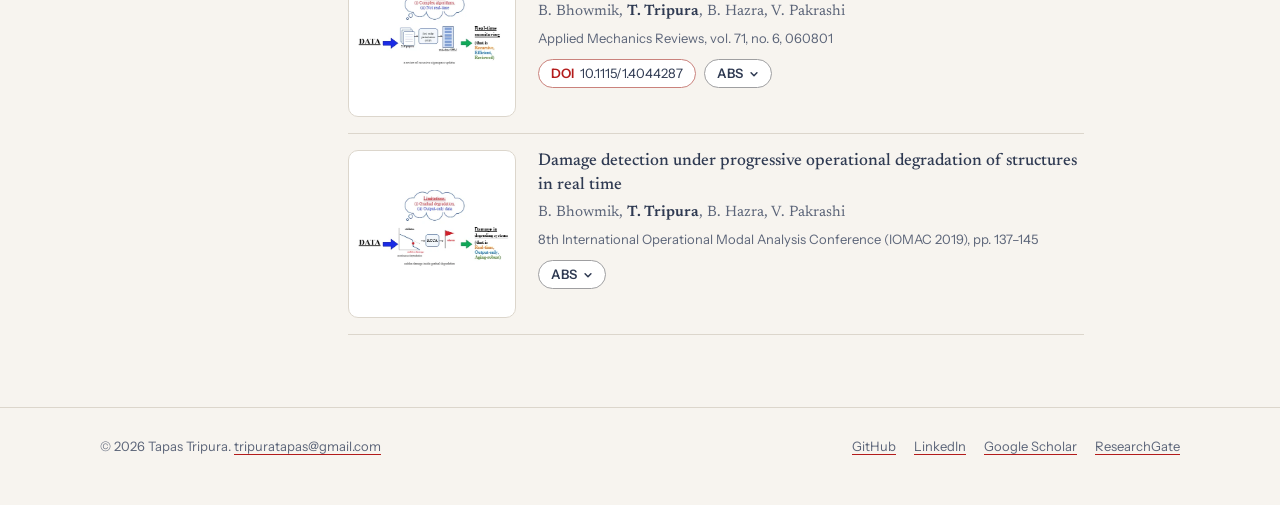
<file: publications.html>
<!DOCTYPE html>
<html lang="en">
<head>
<meta charset="utf-8">
<meta name="viewport" content="width=device-width, initial-scale=1">
<title>Publications | Tapas Tripura</title>
<meta name="description" content="Journal articles, conference papers and a book chapter by Tapas Tripura, searchable by title, author and journal.">
<meta property="og:title" content="Publications | Tapas Tripura">
<meta property="og:description" content="Journal articles, conference papers and a book chapter by Tapas Tripura, searchable by title, author and journal.">
<meta property="og:type" content="website">
<meta name="theme-color" content="#F7F4EF" media="(prefers-color-scheme: light)">
<meta name="theme-color" content="#0F1729" media="(prefers-color-scheme: dark)">
<link rel="icon" href="data:image/svg+xml,%3Csvg xmlns='http://www.w3.org/2000/svg' viewBox='0 0 64 64'%3E%3Crect width='64' height='64' rx='12' fill='%2311203D'/%3E%3Cpath d='M4 34h12c4 0 5-14 9-14s4 24 8 24 4-30 8-30 4 20 8 20h11' fill='none' stroke='%23fff' stroke-width='4' stroke-linecap='round' stroke-linejoin='round'/%3E%3C/svg%3E">
<link rel="preconnect" href="https://fonts.googleapis.com">
<link rel="preconnect" href="https://fonts.gstatic.com" crossorigin="">
<link href="https://fonts.googleapis.com/css2?family=Instrument+Sans:wght@400;500;600&amp;family=Newsreader:ital,opsz,wght@0,6..72,400;0,6..72,500;0,6..72,600;1,6..72,400&amp;display=swap" rel="stylesheet">
<link rel="stylesheet" href="style.css">

</head>
<body>
<a class="skip" href="#main">Skip to content</a>
<header class="top">
  <div class="wrap">
    <a class="brand" href="index.html">Tapas Tripura</a>
    <nav class="main" aria-label="Sections"><ul><li><a href="index.html">Home</a></li><li><a href="about.html">About</a></li><li><a href="research.html">Research</a></li><li><a href="foundation-model.html">Foundation model</a></li><li><a href="publications.html" aria-current="page">Publications</a></li><li><a href="collaborations.html">People</a></li></ul></nav>
    <button class="theme-btn" id="themeBtn" type="button" aria-label="Switch between light and dark theme">
      <svg width="18" height="18" viewBox="0 0 24 24" fill="none" stroke="currentColor" stroke-width="2" aria-hidden="true"><circle cx="12" cy="12" r="9"></circle><path d="M12 3v18"></path><path d="M12 3a9 9 0 0 1 0 18z" fill="currentColor"></path></svg>
    </button>
  </div>
</header>
<main id="main">
<div class="wrap">
<section class="sec first" id="publications" aria-labelledby="h-pubs">
      <h1 id="h-pubs">Publications</h1>
      <div class="body pubs">
        <div class="tools">
          <input class="search" id="q" type="search" placeholder="Search title, author or journal" aria-label="Search publications" autocomplete="off">
          <div class="seg" id="seg" role="group" aria-label="Filter by type">
            <button type="button" data-t="all" aria-pressed="true">All</button>
            <button type="button" data-t="journal" aria-pressed="false">Journal</button>
            <button type="button" data-t="conference" aria-pressed="false">Conference</button>
            <button type="button" data-t="chapter" aria-pressed="false">Book chapter</button>
            <button type="button" data-t="submitted" aria-pressed="false">Submitted</button>
          </div>
        </div>
        <p class="count" id="count" aria-live="polite"></p>
        <div id="list"></div>
        <noscript><p class="empty">Turn on JavaScript to browse the publication list, or see <a href="https://scholar.google.com/citations?hl=en&amp;user=pW9ZY3QAAAAJ">Google Scholar</a>.</p></noscript>
      </div>
    </section>
</div>
</main>
<footer class="foot">
  <div class="wrap">
    <p>© <span id="yr">2026</span> Tapas Tripura. <a href="mailto:tripuratapas@gmail.com">tripuratapas@gmail.com</a></p>
    <ul class="foot-links">
      <li><a href="https://github.com/TapasTripura" target="_blank" rel="noopener">GitHub</a></li>
      <li><a href="https://www.linkedin.com/in/tripuratapas/" target="_blank" rel="noopener">LinkedIn</a></li>
      <li><a href="https://scholar.google.com/citations?hl=en&amp;user=pW9ZY3QAAAAJ" target="_blank" rel="noopener">Google Scholar</a></li>
      <li><a href="https://www.researchgate.net/profile/Tapas-Tripura" target="_blank" rel="noopener">ResearchGate</a></li>
    </ul>
  </div>
</footer>
<script src="abstracts.js" defer></script>
<script src="thumbs.js" defer></script>
<script src="site.js" defer></script>
</body>
</html>
</file>
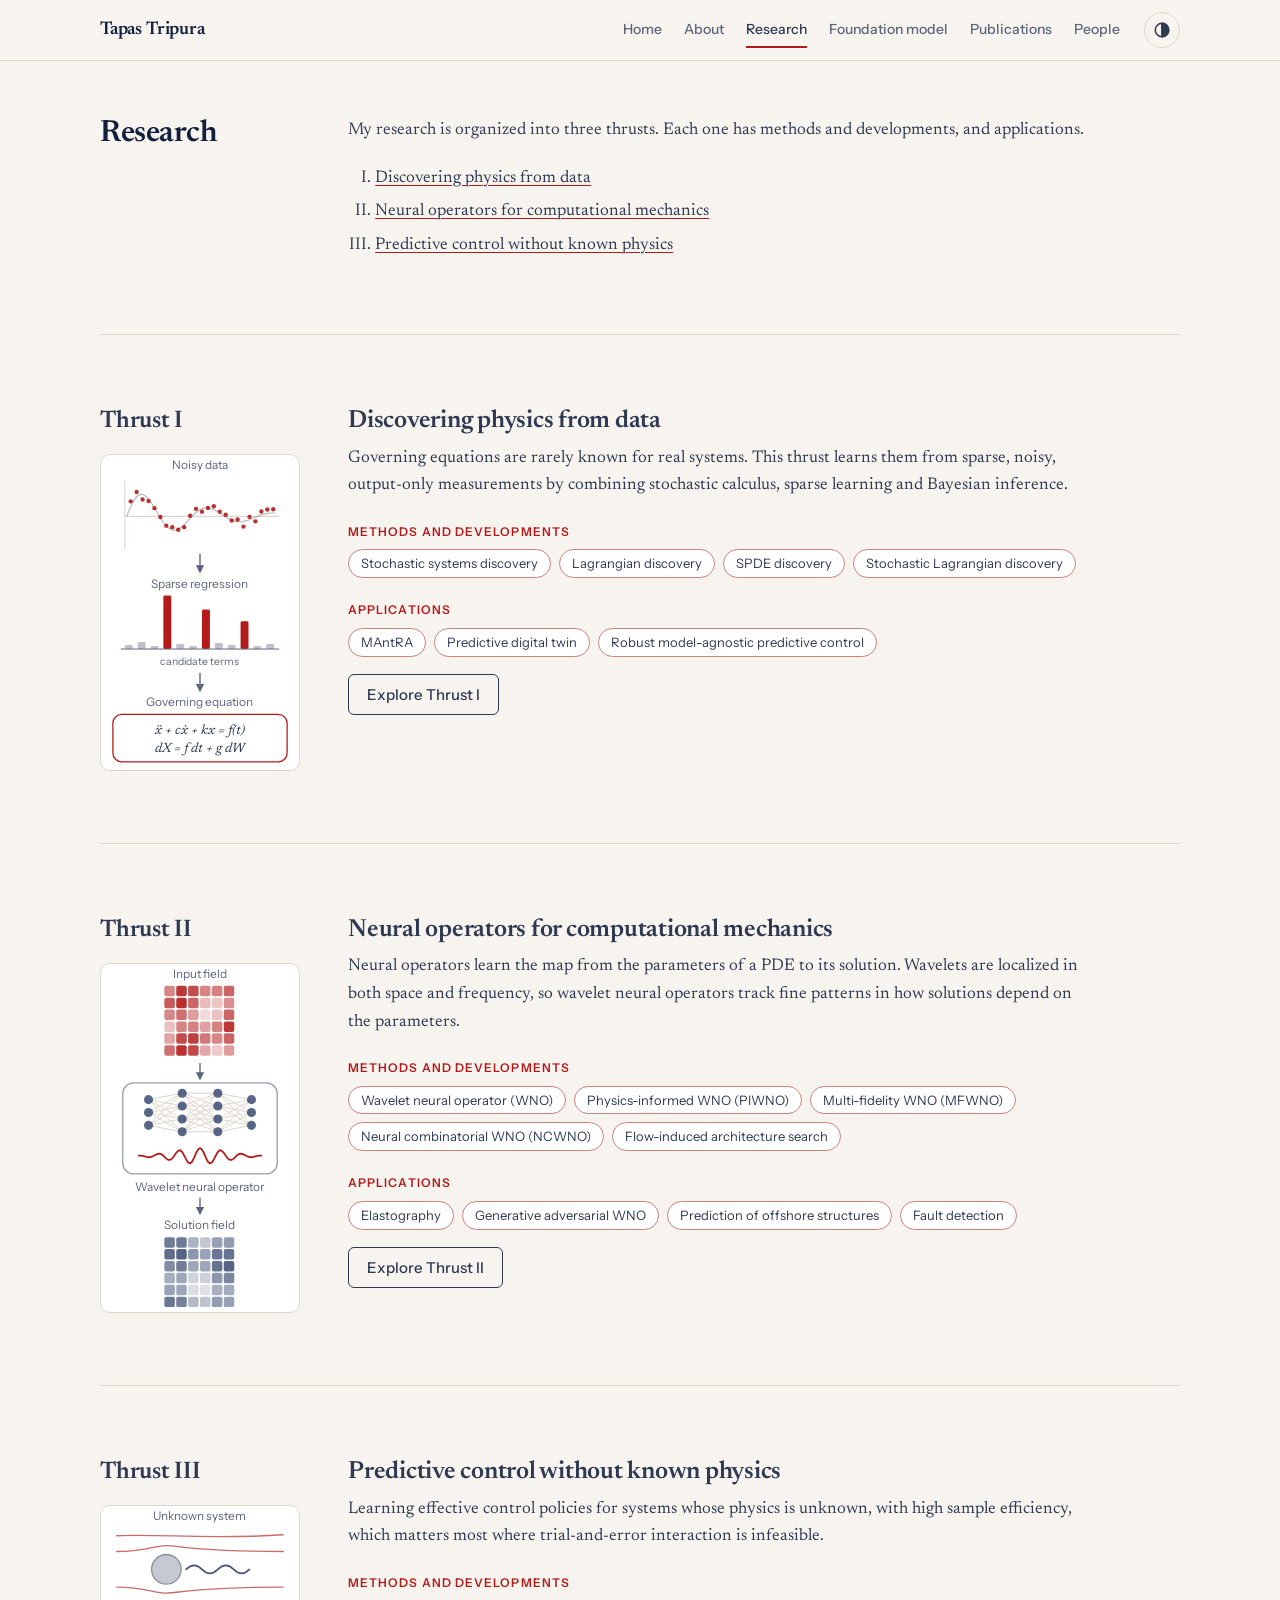
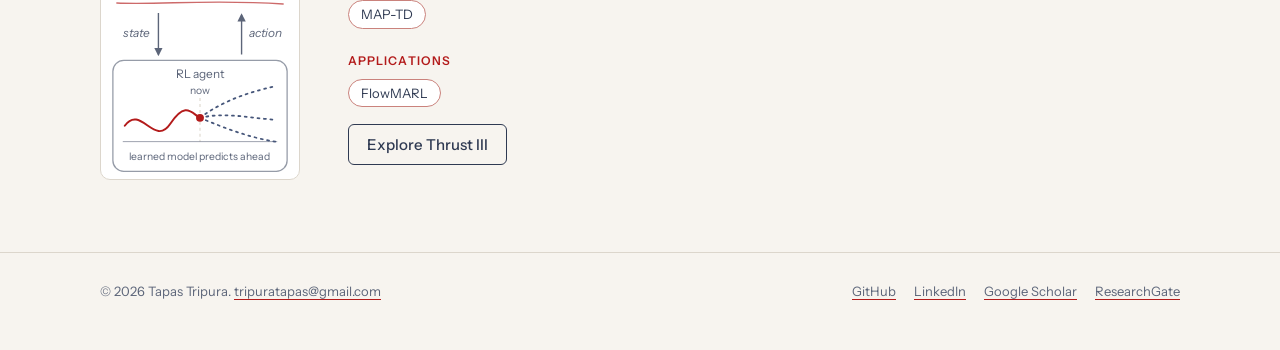
<file: research.html>
<!DOCTYPE html>
<html lang="en">
<head>
<meta charset="utf-8">
<meta name="viewport" content="width=device-width, initial-scale=1">
<title>Research | Tapas Tripura</title>
<meta name="description" content="Physics discovery from data, model-agnostic predictive control, wavelet neural operators and predictive digital twins, with papers and code.">
<meta property="og:title" content="Research | Tapas Tripura">
<meta property="og:description" content="Physics discovery from data, model-agnostic predictive control, wavelet neural operators and predictive digital twins, with papers and code.">
<meta property="og:type" content="website">
<meta name="theme-color" content="#F7F4EF" media="(prefers-color-scheme: light)">
<meta name="theme-color" content="#0F1729" media="(prefers-color-scheme: dark)">
<link rel="icon" href="data:image/svg+xml,%3Csvg xmlns='http://www.w3.org/2000/svg' viewBox='0 0 64 64'%3E%3Crect width='64' height='64' rx='12' fill='%2311203D'/%3E%3Cpath d='M4 34h12c4 0 5-14 9-14s4 24 8 24 4-30 8-30 4 20 8 20h11' fill='none' stroke='%23fff' stroke-width='4' stroke-linecap='round' stroke-linejoin='round'/%3E%3C/svg%3E">
<link rel="preconnect" href="https://fonts.googleapis.com">
<link rel="preconnect" href="https://fonts.gstatic.com" crossorigin="">
<link href="https://fonts.googleapis.com/css2?family=Instrument+Sans:wght@400;500;600&amp;family=Newsreader:ital,opsz,wght@0,6..72,400;0,6..72,500;0,6..72,600;1,6..72,400&amp;display=swap" rel="stylesheet">
<link rel="stylesheet" href="style.css">

</head>
<body>
<a class="skip" href="#main">Skip to content</a>
<header class="top">
  <div class="wrap">
    <a class="brand" href="index.html">Tapas Tripura</a>
    <nav class="main" aria-label="Sections"><ul><li><a href="index.html">Home</a></li><li><a href="about.html">About</a></li><li><a href="research.html" aria-current="page">Research</a></li><li><a href="foundation-model.html">Foundation model</a></li><li><a href="publications.html">Publications</a></li><li><a href="collaborations.html">People</a></li></ul></nav>
    <button class="theme-btn" id="themeBtn" type="button" aria-label="Switch between light and dark theme">
      <svg width="18" height="18" viewBox="0 0 24 24" fill="none" stroke="currentColor" stroke-width="2" aria-hidden="true"><circle cx="12" cy="12" r="9"></circle><path d="M12 3v18"></path><path d="M12 3a9 9 0 0 1 0 18z" fill="currentColor"></path></svg>
    </button>
  </div>
</header>
<main id="main">
<div class="wrap">
<section class="sec first" id="research" aria-labelledby="h-research">
      <h1 id="h-research">Research</h1>
      <div class="body">
        <p>My research is organized into three thrusts. Each one has methods and developments, and applications.</p>
        <ol class="thrust-nav">
          <li><a href="#thrust-1">Discovering physics from data</a></li>
          <li><a href="#thrust-2">Neural operators for computational mechanics</a></li>
          <li><a href="#thrust-3">Predictive control without known physics</a></li>
        </ol>
      </div>
    </section>

    <section class="sec" id="thrust-1" aria-labelledby="h-thrust-1">
      <div class="side">
        <h2 id="h-thrust-1">Thrust I</h2>
        <figure class="thrust-art"><a class="art-link" href="discovering-physics.html" aria-label="Open Thrust I: Discovering physics from data" target="_blank" rel="noopener"><svg viewBox="0 0 200 318" role="img" aria-labelledby="ti-v1" xmlns="http://www.w3.org/2000/svg"><title id="ti-v1">Noisy measurements, sparse regression, and a discovered governing equation</title><defs><marker id="ar-v1" viewBox="0 0 10 10" refX="8" refY="5" markerWidth="6" markerHeight="6" orient="auto"><path d="M0 0 L10 5 L0 10 z" fill="var(--muted)"></path></marker></defs><text x="100" y="14" text-anchor="middle">Noisy data</text><line x1="24" y1="26" x2="24" y2="96" stroke="var(--line)" stroke-width="1.1"></line><line x1="24" y1="62" x2="180" y2="62" stroke="var(--line)" stroke-width="1.1"></line><path d="M26.0 62.0 L28.0 56.8 L30.0 52.2 L32.0 48.1 L34.0 44.8 L36.0 42.2 L38.0 40.5 L40.0 39.7 L42.0 39.7 L44.0 40.6 L46.0 42.1 L48.0 44.3 L50.0 47.0 L52.0 50.1 L54.0 53.4 L56.0 56.9 L58.0 60.3 L60.0 63.7 L62.0 66.7 L64.0 69.5 L66.0 71.8 L68.0 73.6 L70.0 74.9 L72.0 75.7 L74.0 76.0 L76.0 75.7 L78.0 74.9 L80.0 73.8 L82.0 72.2 L84.0 70.4 L86.0 68.4 L88.0 66.3 L90.0 64.1 L92.0 62.0 L94.0 60.0 L96.0 58.1 L98.0 56.6 L100.0 55.3 L102.0 54.3 L104.0 53.6 L106.0 53.3 L108.0 53.3 L110.0 53.7 L112.0 54.3 L114.0 55.1 L116.0 56.2 L118.0 57.4 L120.0 58.7 L122.0 60.0 L124.0 61.4 L126.0 62.7 L128.0 63.9 L130.0 64.9 L132.0 65.8 L134.0 66.5 L136.0 67.0 L138.0 67.4 L140.0 67.4 L142.0 67.3 L144.0 67.0 L146.0 66.6 L148.0 66.0 L150.0 65.3 L152.0 64.5 L154.0 63.7 L156.0 62.8 L158.0 62.0 L160.0 61.2 L162.0 60.5 L164.0 59.9 L166.0 59.4 L168.0 59.0 L170.0 58.7 L172.0 58.6 L174.0 58.6 L176.0 58.8" fill="none" stroke="var(--muted)" stroke-opacity="0.45" stroke-width="1.2"></path><circle cx="30.0" cy="46.8" r="2.2" fill="var(--teal)" fill-opacity="0.9"></circle><circle cx="36.0" cy="37.4" r="2.2" fill="var(--teal)" fill-opacity="0.9"></circle><circle cx="42.0" cy="45.0" r="2.2" fill="var(--teal)" fill-opacity="0.9"></circle><circle cx="48.0" cy="46.5" r="2.2" fill="var(--teal)" fill-opacity="0.9"></circle><circle cx="54.0" cy="53.7" r="2.2" fill="var(--teal)" fill-opacity="0.9"></circle><circle cx="60.0" cy="62.6" r="2.2" fill="var(--teal)" fill-opacity="0.9"></circle><circle cx="66.0" cy="71.4" r="2.2" fill="var(--teal)" fill-opacity="0.9"></circle><circle cx="72.0" cy="72.9" r="2.2" fill="var(--teal)" fill-opacity="0.9"></circle><circle cx="78.0" cy="75.5" r="2.2" fill="var(--teal)" fill-opacity="0.9"></circle><circle cx="84.0" cy="72.9" r="2.2" fill="var(--teal)" fill-opacity="0.9"></circle><circle cx="90.0" cy="61.4" r="2.2" fill="var(--teal)" fill-opacity="0.9"></circle><circle cx="96.0" cy="54.4" r="2.2" fill="var(--teal)" fill-opacity="0.9"></circle><circle cx="102.0" cy="57.2" r="2.2" fill="var(--teal)" fill-opacity="0.9"></circle><circle cx="108.0" cy="53.5" r="2.2" fill="var(--teal)" fill-opacity="0.9"></circle><circle cx="114.0" cy="51.8" r="2.2" fill="var(--teal)" fill-opacity="0.9"></circle><circle cx="120.0" cy="57.2" r="2.2" fill="var(--teal)" fill-opacity="0.9"></circle><circle cx="126.0" cy="60.4" r="2.2" fill="var(--teal)" fill-opacity="0.9"></circle><circle cx="132.0" cy="66.2" r="2.2" fill="var(--teal)" fill-opacity="0.9"></circle><circle cx="138.0" cy="65.1" r="2.2" fill="var(--teal)" fill-opacity="0.9"></circle><circle cx="144.0" cy="72.3" r="2.2" fill="var(--teal)" fill-opacity="0.9"></circle><circle cx="150.0" cy="62.5" r="2.2" fill="var(--teal)" fill-opacity="0.9"></circle><circle cx="156.0" cy="67.0" r="2.2" fill="var(--teal)" fill-opacity="0.9"></circle><circle cx="162.0" cy="57.1" r="2.2" fill="var(--teal)" fill-opacity="0.9"></circle><circle cx="168.0" cy="55.1" r="2.2" fill="var(--teal)" fill-opacity="0.9"></circle><circle cx="174.0" cy="54.8" r="2.2" fill="var(--teal)" fill-opacity="0.9"></circle><line x1="100" y1="100" x2="100" y2="118" stroke="var(--muted)" stroke-width="1.4" marker-end="url(#ar-v1)"></line><text x="100" y="134" text-anchor="middle">Sparse regression</text><rect x="24" y="192" width="8" height="4" rx="1.5" fill="var(--muted)" fill-opacity="0.4"></rect><rect x="37" y="189" width="8" height="7" rx="1.5" fill="var(--muted)" fill-opacity="0.4"></rect><rect x="50" y="193" width="8" height="3" rx="1.5" fill="var(--muted)" fill-opacity="0.4"></rect><rect x="63" y="142" width="8" height="54" rx="1.5" fill="var(--teal)" fill-opacity="1"></rect><rect x="76" y="191" width="8" height="5" rx="1.5" fill="var(--muted)" fill-opacity="0.4"></rect><rect x="89" y="193" width="8" height="3" rx="1.5" fill="var(--muted)" fill-opacity="0.4"></rect><rect x="102" y="156" width="8" height="40" rx="1.5" fill="var(--teal)" fill-opacity="1"></rect><rect x="115" y="190" width="8" height="6" rx="1.5" fill="var(--muted)" fill-opacity="0.4"></rect><rect x="128" y="192" width="8" height="4" rx="1.5" fill="var(--muted)" fill-opacity="0.4"></rect><rect x="141" y="168" width="8" height="28" rx="1.5" fill="var(--teal)" fill-opacity="1"></rect><rect x="154" y="193" width="8" height="3" rx="1.5" fill="var(--muted)" fill-opacity="0.4"></rect><rect x="167" y="191" width="8" height="5" rx="1.5" fill="var(--muted)" fill-opacity="0.4"></rect><line x1="20" y1="196" x2="180" y2="196" stroke="var(--muted)" stroke-width="1"></line><text x="100" y="212" text-anchor="middle" class="sm">candidate terms</text><line x1="100" y1="220" x2="100" y2="238" stroke="var(--muted)" stroke-width="1.4" marker-end="url(#ar-v1)"></line><text x="100" y="254" text-anchor="middle">Governing equation</text><rect x="12" y="262" width="176" height="48" rx="9" fill="none" stroke="var(--teal)" stroke-width="1.3"></rect><text x="100" y="282" text-anchor="middle" class="eqt">ẍ + cẋ + kx = f(t)</text><text x="100" y="300" text-anchor="middle" class="eqt">dX = f dt + g dW</text></svg></a></figure>
      </div>
      <div class="body">
        <h3 class="thrust-title"><a href="discovering-physics.html" target="_blank" rel="noopener">Discovering physics from data</a></h3>
        <p class="thrust-lede">Governing equations are rarely known for real systems. This thrust learns them from sparse, noisy, output-only measurements by combining stochastic calculus, sparse learning and Bayesian inference.</p>
        <p class="topic-label">Methods and developments</p>
        <div class="chips"><a class="chip" href="discovering-physics.html#stochastic-systems-discovery" target="_blank" rel="noopener">Stochastic systems discovery</a><a class="chip" href="discovering-physics.html#lagrangian-discovery" target="_blank" rel="noopener">Lagrangian discovery</a><a class="chip" href="discovering-physics.html#spde-discovery" target="_blank" rel="noopener">SPDE discovery</a><a class="chip" href="discovering-physics.html#stochastic-lagrangian-discovery" target="_blank" rel="noopener">Stochastic Lagrangian discovery</a></div>
        <p class="topic-label">Applications</p>
        <div class="chips"><a class="chip" href="discovering-physics.html#mantra" target="_blank" rel="noopener">MAntRA</a><a class="chip" href="discovering-physics.html#predictive-digital-twin" target="_blank" rel="noopener">Predictive digital twin</a><a class="chip" href="discovering-physics.html#robust-model-agnostic-predictive-control" target="_blank" rel="noopener">Robust model-agnostic predictive control</a></div>
        <p class="go"><a class="btn" href="discovering-physics.html" target="_blank" rel="noopener">Explore Thrust I</a></p>
      </div>
    </section>

    <section class="sec" id="thrust-2" aria-labelledby="h-thrust-2">
      <div class="side">
        <h2 id="h-thrust-2">Thrust II</h2>
        <figure class="thrust-art"><a class="art-link" href="neural-operators.html" aria-label="Open Thrust II: Neural operators for computational mechanics" target="_blank" rel="noopener"><svg viewBox="0 0 200 352" role="img" aria-labelledby="ti-v2" xmlns="http://www.w3.org/2000/svg"><title id="ti-v2">A wavelet neural operator maps an input field to the solution field</title><defs><marker id="ar-v2" viewBox="0 0 10 10" refX="8" refY="5" markerWidth="6" markerHeight="6" orient="auto"><path d="M0 0 L10 5 L0 10 z" fill="var(--muted)"></path></marker></defs><text x="100" y="14" text-anchor="middle">Input field</text><rect x="64" y="22" width="10.6" height="10.6" rx="2" fill="var(--teal)" fill-opacity="0.53"></rect><rect x="64" y="34" width="10.6" height="10.6" rx="2" fill="var(--teal)" fill-opacity="0.72"></rect><rect x="64" y="46" width="10.6" height="10.6" rx="2" fill="var(--teal)" fill-opacity="0.52"></rect><rect x="64" y="58" width="10.6" height="10.6" rx="2" fill="var(--teal)" fill-opacity="0.27"></rect><rect x="64" y="70" width="10.6" height="10.6" rx="2" fill="var(--teal)" fill-opacity="0.40"></rect><rect x="64" y="82" width="10.6" height="10.6" rx="2" fill="var(--teal)" fill-opacity="0.63"></rect><rect x="76" y="22" width="10.6" height="10.6" rx="2" fill="var(--teal)" fill-opacity="0.87"></rect><rect x="76" y="34" width="10.6" height="10.6" rx="2" fill="var(--teal)" fill-opacity="0.91"></rect><rect x="76" y="46" width="10.6" height="10.6" rx="2" fill="var(--teal)" fill-opacity="0.63"></rect><rect x="76" y="58" width="10.6" height="10.6" rx="2" fill="var(--teal)" fill-opacity="0.54"></rect><rect x="76" y="70" width="10.6" height="10.6" rx="2" fill="var(--teal)" fill-opacity="0.79"></rect><rect x="76" y="82" width="10.6" height="10.6" rx="2" fill="var(--teal)" fill-opacity="0.90"></rect><rect x="88" y="22" width="10.6" height="10.6" rx="2" fill="var(--teal)" fill-opacity="0.78"></rect><rect x="88" y="34" width="10.6" height="10.6" rx="2" fill="var(--teal)" fill-opacity="0.67"></rect><rect x="88" y="46" width="10.6" height="10.6" rx="2" fill="var(--teal)" fill-opacity="0.43"></rect><rect x="88" y="58" width="10.6" height="10.6" rx="2" fill="var(--teal)" fill-opacity="0.55"></rect><rect x="88" y="70" width="10.6" height="10.6" rx="2" fill="var(--teal)" fill-opacity="0.84"></rect><rect x="88" y="82" width="10.6" height="10.6" rx="2" fill="var(--teal)" fill-opacity="0.80"></rect><rect x="100" y="22" width="10.6" height="10.6" rx="2" fill="var(--teal)" fill-opacity="0.53"></rect><rect x="100" y="34" width="10.6" height="10.6" rx="2" fill="var(--teal)" fill-opacity="0.29"></rect><rect x="100" y="46" width="10.6" height="10.6" rx="2" fill="var(--teal)" fill-opacity="0.16"></rect><rect x="100" y="58" width="10.6" height="10.6" rx="2" fill="var(--teal)" fill-opacity="0.41"></rect><rect x="100" y="70" width="10.6" height="10.6" rx="2" fill="var(--teal)" fill-opacity="0.59"></rect><rect x="100" y="82" width="10.6" height="10.6" rx="2" fill="var(--teal)" fill-opacity="0.39"></rect><rect x="112" y="22" width="10.6" height="10.6" rx="2" fill="var(--teal)" fill-opacity="0.55"></rect><rect x="112" y="34" width="10.6" height="10.6" rx="2" fill="var(--teal)" fill-opacity="0.25"></rect><rect x="112" y="46" width="10.6" height="10.6" rx="2" fill="var(--teal)" fill-opacity="0.27"></rect><rect x="112" y="58" width="10.6" height="10.6" rx="2" fill="var(--teal)" fill-opacity="0.54"></rect><rect x="112" y="70" width="10.6" height="10.6" rx="2" fill="var(--teal)" fill-opacity="0.53"></rect><rect x="112" y="82" width="10.6" height="10.6" rx="2" fill="var(--teal)" fill-opacity="0.23"></rect><rect x="124" y="22" width="10.6" height="10.6" rx="2" fill="var(--teal)" fill-opacity="0.68"></rect><rect x="124" y="34" width="10.6" height="10.6" rx="2" fill="var(--teal)" fill-opacity="0.49"></rect><rect x="124" y="46" width="10.6" height="10.6" rx="2" fill="var(--teal)" fill-opacity="0.67"></rect><rect x="124" y="58" width="10.6" height="10.6" rx="2" fill="var(--teal)" fill-opacity="0.87"></rect><rect x="124" y="70" width="10.6" height="10.6" rx="2" fill="var(--teal)" fill-opacity="0.68"></rect><rect x="124" y="82" width="10.6" height="10.6" rx="2" fill="var(--teal)" fill-opacity="0.43"></rect><line x1="100" y1="100" x2="100" y2="116" stroke="var(--muted)" stroke-width="1.4" marker-end="url(#ar-v2)"></line><rect x="22" y="120" width="156" height="92" rx="11" fill="var(--surface)" stroke="var(--ink)" stroke-opacity="0.5" stroke-width="1.3"></rect><line x1="48" y1="137" x2="82" y2="130.5" stroke="var(--line)" stroke-width="1"></line><line x1="48" y1="137" x2="82" y2="143.5" stroke="var(--line)" stroke-width="1"></line><line x1="48" y1="137" x2="82" y2="156.5" stroke="var(--line)" stroke-width="1"></line><line x1="48" y1="137" x2="82" y2="169.5" stroke="var(--line)" stroke-width="1"></line><line x1="48" y1="150" x2="82" y2="130.5" stroke="var(--line)" stroke-width="1"></line><line x1="48" y1="150" x2="82" y2="143.5" stroke="var(--line)" stroke-width="1"></line><line x1="48" y1="150" x2="82" y2="156.5" stroke="var(--line)" stroke-width="1"></line><line x1="48" y1="150" x2="82" y2="169.5" stroke="var(--line)" stroke-width="1"></line><line x1="48" y1="163" x2="82" y2="130.5" stroke="var(--line)" stroke-width="1"></line><line x1="48" y1="163" x2="82" y2="143.5" stroke="var(--line)" stroke-width="1"></line><line x1="48" y1="163" x2="82" y2="156.5" stroke="var(--line)" stroke-width="1"></line><line x1="48" y1="163" x2="82" y2="169.5" stroke="var(--line)" stroke-width="1"></line><line x1="82" y1="130.5" x2="118" y2="130.5" stroke="var(--line)" stroke-width="1"></line><line x1="82" y1="130.5" x2="118" y2="143.5" stroke="var(--line)" stroke-width="1"></line><line x1="82" y1="130.5" x2="118" y2="156.5" stroke="var(--line)" stroke-width="1"></line><line x1="82" y1="130.5" x2="118" y2="169.5" stroke="var(--line)" stroke-width="1"></line><line x1="82" y1="143.5" x2="118" y2="130.5" stroke="var(--line)" stroke-width="1"></line><line x1="82" y1="143.5" x2="118" y2="143.5" stroke="var(--line)" stroke-width="1"></line><line x1="82" y1="143.5" x2="118" y2="156.5" stroke="var(--line)" stroke-width="1"></line><line x1="82" y1="143.5" x2="118" y2="169.5" stroke="var(--line)" stroke-width="1"></line><line x1="82" y1="156.5" x2="118" y2="130.5" stroke="var(--line)" stroke-width="1"></line><line x1="82" y1="156.5" x2="118" y2="143.5" stroke="var(--line)" stroke-width="1"></line><line x1="82" y1="156.5" x2="118" y2="156.5" stroke="var(--line)" stroke-width="1"></line><line x1="82" y1="156.5" x2="118" y2="169.5" stroke="var(--line)" stroke-width="1"></line><line x1="82" y1="169.5" x2="118" y2="130.5" stroke="var(--line)" stroke-width="1"></line><line x1="82" y1="169.5" x2="118" y2="143.5" stroke="var(--line)" stroke-width="1"></line><line x1="82" y1="169.5" x2="118" y2="156.5" stroke="var(--line)" stroke-width="1"></line><line x1="82" y1="169.5" x2="118" y2="169.5" stroke="var(--line)" stroke-width="1"></line><line x1="118" y1="130.5" x2="152" y2="137" stroke="var(--line)" stroke-width="1"></line><line x1="118" y1="130.5" x2="152" y2="150" stroke="var(--line)" stroke-width="1"></line><line x1="118" y1="130.5" x2="152" y2="163" stroke="var(--line)" stroke-width="1"></line><line x1="118" y1="143.5" x2="152" y2="137" stroke="var(--line)" stroke-width="1"></line><line x1="118" y1="143.5" x2="152" y2="150" stroke="var(--line)" stroke-width="1"></line><line x1="118" y1="143.5" x2="152" y2="163" stroke="var(--line)" stroke-width="1"></line><line x1="118" y1="156.5" x2="152" y2="137" stroke="var(--line)" stroke-width="1"></line><line x1="118" y1="156.5" x2="152" y2="150" stroke="var(--line)" stroke-width="1"></line><line x1="118" y1="156.5" x2="152" y2="163" stroke="var(--line)" stroke-width="1"></line><line x1="118" y1="169.5" x2="152" y2="137" stroke="var(--line)" stroke-width="1"></line><line x1="118" y1="169.5" x2="152" y2="150" stroke="var(--line)" stroke-width="1"></line><line x1="118" y1="169.5" x2="152" y2="163" stroke="var(--line)" stroke-width="1"></line><circle cx="48" cy="137" r="4.6" fill="var(--indigo)" fill-opacity="0.9"></circle><circle cx="48" cy="150" r="4.6" fill="var(--indigo)" fill-opacity="0.9"></circle><circle cx="48" cy="163" r="4.6" fill="var(--indigo)" fill-opacity="0.9"></circle><circle cx="82" cy="130.5" r="4.6" fill="var(--indigo)" fill-opacity="0.9"></circle><circle cx="82" cy="143.5" r="4.6" fill="var(--indigo)" fill-opacity="0.9"></circle><circle cx="82" cy="156.5" r="4.6" fill="var(--indigo)" fill-opacity="0.9"></circle><circle cx="82" cy="169.5" r="4.6" fill="var(--indigo)" fill-opacity="0.9"></circle><circle cx="118" cy="130.5" r="4.6" fill="var(--indigo)" fill-opacity="0.9"></circle><circle cx="118" cy="143.5" r="4.6" fill="var(--indigo)" fill-opacity="0.9"></circle><circle cx="118" cy="156.5" r="4.6" fill="var(--indigo)" fill-opacity="0.9"></circle><circle cx="118" cy="169.5" r="4.6" fill="var(--indigo)" fill-opacity="0.9"></circle><circle cx="152" cy="137" r="4.6" fill="var(--indigo)" fill-opacity="0.9"></circle><circle cx="152" cy="150" r="4.6" fill="var(--indigo)" fill-opacity="0.9"></circle><circle cx="152" cy="163" r="4.6" fill="var(--indigo)" fill-opacity="0.9"></circle><path d="M38.0 193.5 L40.0 193.6 L42.0 193.9 L44.0 194.4 L46.0 194.9 L48.0 195.2 L50.0 195.1 L52.0 194.4 L54.0 193.4 L56.0 192.3 L58.0 191.6 L60.0 191.8 L62.0 192.8 L64.0 194.6 L66.0 196.6 L68.0 197.9 L70.0 197.9 L72.0 196.4 L74.0 193.7 L76.0 190.7 L78.0 188.6 L80.0 188.2 L82.0 189.9 L84.0 193.4 L86.0 197.4 L88.0 200.5 L90.0 201.4 L92.0 199.6 L94.0 195.8 L96.0 191.1 L98.0 187.4 L100.0 186.0 L102.0 187.4 L104.0 191.1 L106.0 195.8 L108.0 199.6 L110.0 201.4 L112.0 200.5 L114.0 197.4 L116.0 193.4 L118.0 189.9 L120.0 188.2 L122.0 188.6 L124.0 190.7 L126.0 193.7 L128.0 196.4 L130.0 197.9 L132.0 197.9 L134.0 196.6 L136.0 194.6 L138.0 192.8 L140.0 191.8 L142.0 191.6 L144.0 192.3 L146.0 193.4 L148.0 194.4 L150.0 195.1 L152.0 195.2 L154.0 194.9 L156.0 194.4 L158.0 193.9 L160.0 193.6 L162.0 193.5" fill="none" stroke="var(--teal)" stroke-width="1.8" stroke-linecap="round"></path><text x="100" y="229" text-anchor="middle">Wavelet neural operator</text><line x1="100" y1="236" x2="100" y2="252" stroke="var(--muted)" stroke-width="1.4" marker-end="url(#ar-v2)"></line><text x="100" y="268" text-anchor="middle">Solution field</text><rect x="64" y="276" width="10.6" height="10.6" rx="2" fill="var(--indigo)" fill-opacity="0.77"></rect><rect x="64" y="288" width="10.6" height="10.6" rx="2" fill="var(--indigo)" fill-opacity="0.86"></rect><rect x="64" y="300" width="10.6" height="10.6" rx="2" fill="var(--indigo)" fill-opacity="0.68"></rect><rect x="64" y="312" width="10.6" height="10.6" rx="2" fill="var(--indigo)" fill-opacity="0.48"></rect><rect x="64" y="324" width="10.6" height="10.6" rx="2" fill="var(--indigo)" fill-opacity="0.55"></rect><rect x="64" y="336" width="10.6" height="10.6" rx="2" fill="var(--indigo)" fill-opacity="0.80"></rect><rect x="76" y="276" width="10.6" height="10.6" rx="2" fill="var(--indigo)" fill-opacity="0.78"></rect><rect x="76" y="288" width="10.6" height="10.6" rx="2" fill="var(--indigo)" fill-opacity="0.91"></rect><rect x="76" y="300" width="10.6" height="10.6" rx="2" fill="var(--indigo)" fill-opacity="0.76"></rect><rect x="76" y="312" width="10.6" height="10.6" rx="2" fill="var(--indigo)" fill-opacity="0.52"></rect><rect x="76" y="324" width="10.6" height="10.6" rx="2" fill="var(--indigo)" fill-opacity="0.52"></rect><rect x="76" y="336" width="10.6" height="10.6" rx="2" fill="var(--indigo)" fill-opacity="0.74"></rect><rect x="88" y="276" width="10.6" height="10.6" rx="2" fill="var(--indigo)" fill-opacity="0.45"></rect><rect x="88" y="288" width="10.6" height="10.6" rx="2" fill="var(--indigo)" fill-opacity="0.62"></rect><rect x="88" y="300" width="10.6" height="10.6" rx="2" fill="var(--indigo)" fill-opacity="0.52"></rect><rect x="88" y="312" width="10.6" height="10.6" rx="2" fill="var(--indigo)" fill-opacity="0.26"></rect><rect x="88" y="324" width="10.6" height="10.6" rx="2" fill="var(--indigo)" fill-opacity="0.20"></rect><rect x="88" y="336" width="10.6" height="10.6" rx="2" fill="var(--indigo)" fill-opacity="0.40"></rect><rect x="100" y="276" width="10.6" height="10.6" rx="2" fill="var(--indigo)" fill-opacity="0.33"></rect><rect x="100" y="288" width="10.6" height="10.6" rx="2" fill="var(--indigo)" fill-opacity="0.55"></rect><rect x="100" y="300" width="10.6" height="10.6" rx="2" fill="var(--indigo)" fill-opacity="0.52"></rect><rect x="100" y="312" width="10.6" height="10.6" rx="2" fill="var(--indigo)" fill-opacity="0.28"></rect><rect x="100" y="324" width="10.6" height="10.6" rx="2" fill="var(--indigo)" fill-opacity="0.18"></rect><rect x="100" y="336" width="10.6" height="10.6" rx="2" fill="var(--indigo)" fill-opacity="0.35"></rect><rect x="112" y="276" width="10.6" height="10.6" rx="2" fill="var(--indigo)" fill-opacity="0.56"></rect><rect x="112" y="288" width="10.6" height="10.6" rx="2" fill="var(--indigo)" fill-opacity="0.80"></rect><rect x="112" y="300" width="10.6" height="10.6" rx="2" fill="var(--indigo)" fill-opacity="0.83"></rect><rect x="112" y="312" width="10.6" height="10.6" rx="2" fill="var(--indigo)" fill-opacity="0.62"></rect><rect x="112" y="324" width="10.6" height="10.6" rx="2" fill="var(--indigo)" fill-opacity="0.47"></rect><rect x="112" y="336" width="10.6" height="10.6" rx="2" fill="var(--indigo)" fill-opacity="0.59"></rect><rect x="124" y="276" width="10.6" height="10.6" rx="2" fill="var(--indigo)" fill-opacity="0.59"></rect><rect x="124" y="288" width="10.6" height="10.6" rx="2" fill="var(--indigo)" fill-opacity="0.83"></rect><rect x="124" y="300" width="10.6" height="10.6" rx="2" fill="var(--indigo)" fill-opacity="0.91"></rect><rect x="124" y="312" width="10.6" height="10.6" rx="2" fill="var(--indigo)" fill-opacity="0.71"></rect><rect x="124" y="324" width="10.6" height="10.6" rx="2" fill="var(--indigo)" fill-opacity="0.50"></rect><rect x="124" y="336" width="10.6" height="10.6" rx="2" fill="var(--indigo)" fill-opacity="0.56"></rect></svg></a></figure>
      </div>
      <div class="body">
        <h3 class="thrust-title"><a href="neural-operators.html" target="_blank" rel="noopener">Neural operators for computational mechanics</a></h3>
        <p class="thrust-lede">Neural operators learn the map from the parameters of a PDE to its solution. Wavelets are localized in both space and frequency, so wavelet neural operators track fine patterns in how solutions depend on the parameters.</p>
        <p class="topic-label">Methods and developments</p>
        <div class="chips"><a class="chip" href="neural-operators.html#wavelet-neural-operator-wno" target="_blank" rel="noopener">Wavelet neural operator (WNO)</a><a class="chip" href="neural-operators.html#physics-informed-wno-piwno" target="_blank" rel="noopener">Physics-informed WNO (PIWNO)</a><a class="chip" href="neural-operators.html#multi-fidelity-wno-mfwno" target="_blank" rel="noopener">Multi-fidelity WNO (MFWNO)</a><a class="chip" href="neural-operators.html#neural-combinatorial-wno-ncwno" target="_blank" rel="noopener">Neural combinatorial WNO (NCWNO)</a><a class="chip" href="neural-operators.html#flow-induced-architecture-search" target="_blank" rel="noopener">Flow-induced architecture search</a></div>
        <p class="topic-label">Applications</p>
        <div class="chips"><a class="chip" href="neural-operators.html#elastography" target="_blank" rel="noopener">Elastography</a><a class="chip" href="neural-operators.html#generative-adversarial-wno" target="_blank" rel="noopener">Generative adversarial WNO</a><a class="chip" href="neural-operators.html#prediction-of-offshore-structures" target="_blank" rel="noopener">Prediction of offshore structures</a><a class="chip" href="neural-operators.html#fault-detection" target="_blank" rel="noopener">Fault detection</a></div>
        <p class="go"><a class="btn" href="neural-operators.html" target="_blank" rel="noopener">Explore Thrust II</a></p>
      </div>
    </section>

    <section class="sec" id="thrust-3" aria-labelledby="h-thrust-3">
      <div class="side">
        <h2 id="h-thrust-3">Thrust III</h2>
        <figure class="thrust-art"><a class="art-link" href="predictive-control.html" aria-label="Open Thrust III: Predictive control without known physics" target="_blank" rel="noopener"><svg viewBox="0 0 200 276" role="img" aria-labelledby="ti-v3" xmlns="http://www.w3.org/2000/svg"><title id="ti-v3">A reinforcement learning agent with a learned model controls a system whose physics is unknown</title><defs><marker id="ar-v3" viewBox="0 0 10 10" refX="8" refY="5" markerWidth="6" markerHeight="6" orient="auto"><path d="M0 0 L10 5 L0 10 z" fill="var(--muted)"></path></marker></defs><text x="100" y="14" text-anchor="middle">Unknown system</text><g fill="none" stroke="var(--teal)" stroke-opacity="0.65" stroke-width="1.4" stroke-linecap="round"><path d="M16 30 C60 28 110 34 184 29"></path><path d="M16 46 C44 46 54 40 66 40 S96 46 184 46"></path><path d="M16 82 C44 82 54 88 66 88 S96 82 184 82"></path><path d="M16 98 C60 100 110 94 184 99"></path></g><circle cx="66" cy="64" r="15" fill="var(--muted)" fill-opacity="0.35" stroke="var(--ink)" stroke-opacity="0.5" stroke-width="1.3"></circle><path d="M86 64 q8 -8 16 0 t16 0 t16 0 t16 0" fill="none" stroke="var(--indigo)" stroke-width="1.6" stroke-linecap="round"></path><line x1="58" y1="108" x2="58" y2="150" stroke="var(--muted)" stroke-width="1.4" marker-end="url(#ar-v3)"></line><text x="50" y="132" text-anchor="end" class="it">state</text><line x1="142" y1="150" x2="142" y2="110" stroke="var(--muted)" stroke-width="1.4" marker-end="url(#ar-v3)"></line><text x="150" y="132" text-anchor="start" class="it">action</text><rect x="12" y="156" width="176" height="112" rx="11" fill="var(--surface)" stroke="var(--ink)" stroke-opacity="0.5" stroke-width="1.3"></rect><text x="100" y="174" text-anchor="middle">RL agent</text><text x="100" y="190" text-anchor="middle" class="sm">now</text><line x1="100" y1="194" x2="100" y2="238" stroke="var(--line)" stroke-width="1.1" stroke-dasharray="3 3"></line><line x1="22" y1="238" x2="178" y2="238" stroke="var(--muted)" stroke-width="1" stroke-opacity="0.6"></line><path d="M24 222 C40 200 54 244 70 220 S92 210 100 214" fill="none" stroke="var(--teal)" stroke-width="2" stroke-linecap="round"></path><g fill="none" stroke="var(--indigo)" stroke-width="1.8" stroke-linecap="round" stroke-dasharray="2 4.5"><path d="M100 214 C124 196 150 188 176 182"></path><path d="M100 214 C124 208 150 214 176 216"></path><path d="M100 214 C124 224 150 234 176 238"></path></g><circle cx="100" cy="214" r="4" fill="var(--teal)"></circle><text x="100" y="257" text-anchor="middle" class="sm">learned model predicts ahead</text></svg></a></figure>
      </div>
      <div class="body">
        <h3 class="thrust-title"><a href="predictive-control.html" target="_blank" rel="noopener">Predictive control without known physics</a></h3>
        <p class="thrust-lede">Learning effective control policies for systems whose physics is unknown, with high sample efficiency, which matters most where trial-and-error interaction is infeasible.</p>
        <p class="topic-label">Methods and developments</p>
        <div class="chips"><a class="chip" href="predictive-control.html#map-td" target="_blank" rel="noopener">MAP-TD</a></div>
        <p class="topic-label">Applications</p>
        <div class="chips"><a class="chip" href="predictive-control.html#flowmarl" target="_blank" rel="noopener">FlowMARL</a></div>
        <p class="go"><a class="btn" href="predictive-control.html" target="_blank" rel="noopener">Explore Thrust III</a></p>
      </div>
    </section>
</div>
</main>
<footer class="foot">
  <div class="wrap">
    <p>© <span id="yr">2026</span> Tapas Tripura. <a href="mailto:tripuratapas@gmail.com">tripuratapas@gmail.com</a></p>
    <ul class="foot-links">
      <li><a href="https://github.com/TapasTripura" target="_blank" rel="noopener">GitHub</a></li>
      <li><a href="https://www.linkedin.com/in/tripuratapas/" target="_blank" rel="noopener">LinkedIn</a></li>
      <li><a href="https://scholar.google.com/citations?hl=en&amp;user=pW9ZY3QAAAAJ" target="_blank" rel="noopener">Google Scholar</a></li>
      <li><a href="https://www.researchgate.net/profile/Tapas-Tripura" target="_blank" rel="noopener">ResearchGate</a></li>
    </ul>
  </div>
</footer>
<script src="site.js" defer></script>
</body>
</html>
</file>
<file: style.css>
:root {
  --paper: #F7F4EF;
  --surface: #FFFFFF;
  --ink: #2F3A52; --head: #11203D;
  --muted: #5C6579;
  --line: #DCD6CC;
  --teal: #B31B1B;
  --teal-ink: #FFFFFF;
  --indigo: #46567A;
  --serif: "Newsreader", Georgia, "Times New Roman", serif;
  --sans: "Instrument Sans", system-ui, -apple-system, "Segoe UI", Roboto, sans-serif;
  color-scheme: light;
}
@media (prefers-color-scheme: dark) {
  :root:not([data-theme="light"]) {
    --paper: #0F1729; --surface: #162038; --ink: #CBD3E3; --head: #F2F5FB; --muted: #94A0B8;
    --line: #26324D; --teal: #EE6B66; --teal-ink: #0F1729; --indigo: #8A9BC0;
    color-scheme: dark;
  }
}
:root[data-theme="dark"] {
  --paper: #0F1729; --surface: #162038; --ink: #CBD3E3; --head: #F2F5FB; --muted: #94A0B8;
  --line: #26324D; --teal: #EE6B66; --teal-ink: #0F1729; --indigo: #8A9BC0;
  color-scheme: dark;
}

*, *::before, *::after { box-sizing: border-box; }
html { scroll-behavior: smooth; scroll-padding-top: 88px; -webkit-text-size-adjust: 100%; }
body {
  margin: 0; background: var(--paper); color: var(--ink);
  font-family: var(--serif); font-size: 1.0625rem; line-height: 1.62;
  text-rendering: optimizeLegibility; -webkit-font-smoothing: antialiased;
}
img { max-width: 100%; display: block; }
a { color: inherit; text-decoration: underline; text-decoration-color: var(--teal); text-decoration-thickness: 1px; text-underline-offset: 3px; }
a:hover { color: var(--teal); }
:focus-visible { outline: 2px solid var(--teal); outline-offset: 3px; border-radius: 2px; }
.wrap { width: min(1080px, 100% - 40px); margin-inline: auto; }
.skip { position: absolute; left: -999px; top: 8px; background: var(--teal); color: var(--teal-ink); padding: 8px 14px; font-family: var(--sans); z-index: 50; }
.skip:focus { left: 8px; }

/* Header */
header.top {
  position: sticky; top: 0; z-index: 20;
  background: color-mix(in srgb, var(--paper) 88%, transparent);
  backdrop-filter: blur(10px); -webkit-backdrop-filter: blur(10px);
  border-bottom: 1px solid var(--line);
}
.top .wrap { display: flex; align-items: center; gap: 24px; min-height: 60px; }
.brand { font-family: var(--serif); font-weight: 600; font-size: 1.15rem; text-decoration: none; letter-spacing: -0.01em; white-space: nowrap; }
.brand:hover { color: var(--ink); }
nav.main { margin-left: auto; overflow-x: auto; scrollbar-width: none; }
nav.main::-webkit-scrollbar { display: none; }
nav.main ul { display: flex; gap: 22px; list-style: none; margin: 0; padding: 0; }
nav.main a {
  font-family: var(--sans); font-size: 0.875rem; font-weight: 500; color: var(--muted);
  text-decoration: none; white-space: nowrap; padding: 6px 0; display: block;
  border-bottom: 2px solid transparent;
}
nav.main a:hover { color: var(--ink); }
nav.main a[aria-current="true"] { color: var(--ink); border-bottom-color: var(--teal); }
.theme-btn {
  flex: none; width: 36px; height: 36px; display: grid; place-items: center;
  background: transparent; color: var(--ink); border: 1px solid var(--line); border-radius: 50%; cursor: pointer;
}
.theme-btn:hover { border-color: var(--teal); color: var(--teal); }

/* Hero */
.hero { padding: 72px 0 40px; }
.hero h1 {
  font-family: var(--serif); font-weight: 500; letter-spacing: -0.025em; line-height: 1;
  font-size: clamp(2.8rem, 7.2vw, 5.4rem); margin: 0 0 22px;
}
.lede { font-size: clamp(1.15rem, 2.2vw, 1.4rem); line-height: 1.5; max-width: 40em; margin: 0 0 28px; color: var(--ink); }
.actions { display: flex; flex-wrap: wrap; gap: 12px; }
.btn {
  font-family: var(--sans); font-weight: 500; font-size: 0.9375rem; text-decoration: none;
  padding: 10px 18px; border-radius: 6px; border: 1px solid var(--ink); color: var(--ink); background: transparent;
}
.btn:hover { color: var(--ink); border-color: var(--teal); background: color-mix(in srgb, var(--teal) 10%, transparent); }
.btn.primary { background: var(--teal); border-color: var(--teal); color: var(--teal-ink); }
.btn.primary:hover { color: var(--teal-ink); filter: brightness(1.08); background: var(--teal); }

.scope { margin: 48px 0 0; }
.scope-frame { background: var(--surface); border: 1px solid var(--line); border-radius: 10px; overflow: hidden; }
#wave { display: block; width: 100%; height: 330px; touch-action: pan-y; cursor: crosshair; }
.scope figcaption { font-family: var(--sans); font-size: 0.8125rem; line-height: 1.5; color: var(--muted); margin-top: 12px; max-width: 62em; }

/* Sections */
.sec { display: grid; grid-template-columns: 200px minmax(0, 1fr); gap: 48px; padding: 72px 0; border-top: 1px solid var(--line); }
.sec > h2 {
  font-family: var(--serif); font-weight: 600; font-size: 1.5rem; letter-spacing: -0.01em; line-height: 1.2;
  margin: 0; align-self: start; position: sticky; top: 92px;
}
.body { max-width: 46rem; min-width: 0; }
.body > :first-child { margin-top: 0; }
.body p { margin: 0 0 1em; }

/* About */
.about-top { display: grid; grid-template-columns: 148px 1fr; gap: 28px; align-items: start; margin-bottom: 8px; }
.portrait { width: 148px; aspect-ratio: 1; object-fit: cover; object-position: center 20%; border-radius: 50%; background: var(--line); border: 1px solid var(--line); }
dl.facts { margin: 28px 0 0; font-family: var(--sans); font-size: 0.9375rem; display: grid; grid-template-columns: 8.5em 1fr; gap: 10px 16px; padding-top: 22px; border-top: 1px solid var(--line); }
dl.facts dt { color: var(--muted); }
dl.facts dd { margin: 0; }
.sub { font-family: var(--sans); font-weight: 600; font-size: 0.9375rem; margin: 36px 0 12px; }
ul.interests { list-style: none; margin: 0; padding: 0; columns: 2; column-gap: 32px; font-size: 1rem; }
ul.interests li { break-inside: avoid; padding: 7px 0; border-bottom: 1px solid var(--line); }

/* Research rows */
.row { padding: 30px 0; border-top: 1px solid var(--line); }
.row:first-child { padding-top: 0; border-top: 0; }
.row h3 { font-family: var(--serif); font-weight: 600; font-size: 1.28rem; margin: 0 0 8px; letter-spacing: -0.005em; }
.row p { margin: 0 0 14px; }
.links { display: grid; grid-template-columns: 4.6em minmax(0, 1fr); gap: 0 12px; font-family: var(--sans); font-size: 0.875rem; margin-top: 8px; }
.links .lab { color: var(--muted); }
.links ul { display: flex; flex-wrap: wrap; gap: 4px 18px; list-style: none; margin: 0; padding: 0; }
.links li { display: inline; }

/* Foundation model */
.feature { border-left: 3px solid var(--teal); padding-left: 24px; }
.feature h3 { font-family: var(--serif); font-weight: 600; font-size: 1.28rem; margin: 0 0 10px; }
.cols { display: grid; grid-template-columns: 1fr 1fr; gap: 28px; margin: 22px 0; }
.cols h4 { font-family: var(--sans); font-size: 0.9375rem; font-weight: 600; margin: 0 0 8px; }
.cols ul { margin: 0; padding-left: 1.1em; font-size: 1rem; }
.cols li { margin-bottom: 6px; }

/* Education timeline */
.timeline { list-style: none; margin: 0; padding: 0 0 0 26px; border-left: 1px solid var(--line); }
.timeline li { position: relative; padding-bottom: 36px; }
.timeline li:last-child { padding-bottom: 0; }
.timeline li::before { content: ""; position: absolute; left: -32px; top: 9px; width: 11px; height: 11px; border-radius: 50%; background: var(--paper); border: 2px solid var(--teal); }
.timeline .when { font-family: var(--sans); font-size: 0.8125rem; color: var(--muted); display: block; margin-bottom: 2px; }
.timeline h3 { font-size: 1.12rem; font-weight: 600; margin: 0 0 2px; }
.timeline .where { margin: 0 0 8px; color: var(--muted); }
.timeline ul { margin: 0; padding-left: 1.1em; font-size: 1rem; }
.timeline li li { padding: 0; margin-bottom: 3px; }
.timeline li li::before { display: none; }

/* Publications */
.tools { display: flex; flex-wrap: wrap; gap: 14px 16px; align-items: center; margin-bottom: 8px; font-family: var(--sans); }
.search {
  flex: 1 1 220px; min-width: 0; padding: 10px 14px; font: inherit; font-size: 0.9375rem; color: var(--ink);
  background: var(--surface); border: 1px solid var(--line); border-radius: 6px;
}
.search::placeholder { color: var(--muted); }
.seg { display: flex; flex-wrap: wrap; gap: 6px; }
.seg button {
  font: inherit; font-size: 0.8125rem; font-weight: 500; padding: 7px 12px; border-radius: 999px; cursor: pointer;
  color: var(--ink); background: transparent; border: 1px solid var(--line);
}
.seg button:hover { border-color: var(--teal); }
.seg button[aria-pressed="true"] { background: var(--ink); color: var(--paper); border-color: var(--ink); }
.count { font-family: var(--sans); font-size: 0.8125rem; color: var(--muted); margin: 10px 0 0; }
.pubs h3 { font-family: var(--sans); font-size: 0.9375rem; font-weight: 600; margin: 34px 0 6px; padding-bottom: 8px; border-bottom: 1px solid var(--ink); }
.pubs ol { list-style: none; margin: 0; padding: 0; }
.pubs li { padding: 16px 0; border-bottom: 1px solid var(--line); }
.pubs .ti { font-weight: 500; line-height: 1.4; display: block; }
.pubs .au { font-size: 0.9375rem; color: var(--muted); display: block; margin-top: 3px; }
.pubs .au strong { color: var(--ink); font-weight: 600; }
.pubs .ve { font-family: var(--sans); font-size: 0.8125rem; color: var(--muted); display: block; margin-top: 4px; }
.pubs .empty { padding: 28px 0; font-family: var(--sans); color: var(--muted); }

/* Collaborators */
.groups { display: grid; grid-template-columns: 1fr 1fr; gap: 36px 40px; }
.groups h3 { font-family: var(--sans); font-weight: 600; font-size: 0.9375rem; margin: 0 0 10px; padding-bottom: 8px; border-bottom: 1px solid var(--line); }
.groups ul { list-style: none; margin: 0; padding: 0; font-size: 1rem; }
.groups li { padding: 5px 0; }
.groups .role { display: block; font-family: var(--sans); font-size: 0.8125rem; color: var(--muted); }
.groups .wide { grid-column: 1 / -1; }

/* Contact */
.mail { font-size: clamp(1.3rem, 3.2vw, 1.9rem); font-weight: 500; letter-spacing: -0.01em; word-break: break-word; }
.social { display: flex; flex-wrap: wrap; gap: 10px 22px; list-style: none; padding: 0; margin: 22px 0 0; font-family: var(--sans); font-size: 0.9375rem; }
footer.foot { border-top: 1px solid var(--line); padding: 28px 0 48px; font-family: var(--sans); font-size: 0.8125rem; color: var(--muted); }

@media (max-width: 860px) {
  .sec { grid-template-columns: 1fr; gap: 24px; padding: 52px 0; }
  .sec > h2 { position: static; }
  .top .wrap { flex-wrap: wrap; gap: 4px 16px; padding-block: 8px; }
  nav.main { order: 3; width: 100%; margin-left: 0; }
  .theme-btn { margin-left: auto; }
  .brand + .theme-btn { margin-left: auto; }
  .hero { padding-top: 44px; }
}
@media (max-width: 640px) {
  #wave { height: 290px; }
  .about-top { grid-template-columns: 1fr; }
  .portrait { width: 128px; }
  ul.interests { columns: 1; }
  .cols, .groups { grid-template-columns: 1fr; }
  dl.facts { grid-template-columns: 1fr; gap: 2px; }
  dl.facts dd { margin-bottom: 10px; }
}
@media (prefers-reduced-motion: reduce) { html { scroll-behavior: auto; } }
@media print {
  header.top, .scope, .tools, .theme-btn { display: none; }
  body { background: #fff; color: #000; }
  .sec { break-inside: avoid-page; }
}

/* Multi-page additions */
.sec.first { border-top: 0; padding-top: 56px; }
.sec > h1 { font-family: var(--serif); font-weight: 600; font-size: 1.9rem; letter-spacing: -0.015em; line-height: 1.15; margin: 0; align-self: start; position: sticky; top: 92px; }
nav.main a[aria-current="page"] { color: var(--ink); border-bottom-color: var(--teal); }
.explore { list-style: none; margin: 0; padding: 0; }
.explore li { display: grid; grid-template-columns: 220px minmax(0, 1fr); gap: 24px; padding: 16px 0; border-bottom: 1px solid var(--line); }
.explore li:first-child { padding-top: 0; }
.explore a { font-weight: 600; }
footer.foot .wrap { display: flex; flex-wrap: wrap; gap: 10px 28px; justify-content: space-between; align-items: baseline; }
.foot p { margin: 0; }
.foot-links { display: flex; flex-wrap: wrap; gap: 6px 18px; list-style: none; margin: 0; padding: 0; }
@media (max-width: 860px) { .sec > h1 { position: static; } .sec.first { padding-top: 36px; } }
@media (max-width: 640px) { .explore li { grid-template-columns: 1fr; gap: 2px; } }

/* GitHub mark on Code labels */
.links .lab .gh { width: 14px; height: 14px; margin-right: 6px; vertical-align: -2px; fill: currentColor; }

/* Framework gallery */
.gallery { padding: 64px 0 24px; border-top: 1px solid var(--line); }
.gallery > h2 { font-family: var(--serif); font-weight: 600; font-size: 1.5rem; letter-spacing: -0.01em; line-height: 1.2; margin: 0 0 6px; }
.gal-lede { margin: 0 0 22px; color: var(--muted); font-family: var(--sans); font-size: 0.9375rem; max-width: 46em; }
.track { display: flex; overflow-x: auto; scroll-snap-type: x mandatory; scrollbar-width: none; overscroll-behavior-x: contain; }
.track::-webkit-scrollbar { display: none; }
.slide { flex: 0 0 100%; min-width: 0; margin: 0; scroll-snap-align: start; }
.fig { display: block; height: clamp(240px, 50vw, 500px); padding: 14px; background: #fff; border: 1px solid var(--line); border-radius: 10px; }
.fig img { display: block; width: 100%; height: 100%; object-fit: contain; }
.slide figcaption { padding: 18px 2px 0; }
.slide h3 { font-family: var(--serif); font-weight: 600; font-size: 1.2rem; margin: 0 0 4px; }
.slide p { margin: 0 0 10px; max-width: 52em; }
.gal-ctrl { display: flex; align-items: center; gap: 12px; margin-top: 22px; font-family: var(--sans); font-size: 0.8125rem; color: var(--muted); }
.nav-btn { flex: none; width: 36px; height: 36px; display: grid; place-items: center; padding: 0; border: 1px solid var(--line); border-radius: 50%; background: transparent; color: var(--ink); cursor: pointer; }
.nav-btn:hover { border-color: var(--teal); color: var(--teal); }
.dots { display: flex; flex: 1; flex-wrap: wrap; gap: 14px; justify-content: center; }
.dots button { position: relative; width: 10px; height: 10px; padding: 0; border-radius: 50%; border: 1px solid var(--muted); background: transparent; cursor: pointer; }
.dots button::after { content: ""; position: absolute; inset: -9px; }
.dots button[aria-current="true"] { background: var(--teal); border-color: var(--teal); }
.play { font: inherit; min-width: 4.8em; padding: 6px 12px; border-radius: 999px; border: 1px solid var(--line); background: transparent; color: var(--ink); cursor: pointer; }
.play:hover { border-color: var(--teal); }
@media (max-width: 640px) { .gal-ctrl { flex-wrap: wrap; } .dots { order: 5; flex-basis: 100%; } .gallery { padding-top: 44px; } }

/* Map */
.map { margin-top: 28px; }
.map iframe { display: block; width: 100%; height: 320px; border: 1px solid var(--line); border-radius: 10px; background: var(--surface); }
.map-cap { margin: 10px 0 0; font-family: var(--sans); font-size: 0.8125rem; color: var(--muted); }
@media (max-width: 640px) { .map iframe { height: 260px; } }
@media print { .map iframe { display: none; } }

/* Publication DOI and code chips */
.pubs .ext { display: flex; flex-wrap: wrap; gap: 8px; margin-top: 10px; }
.pubs .chip { display: inline-flex; align-items: center; gap: 6px; max-width: 100%; padding: 5px 12px; border: 1px solid var(--line); border-radius: 999px; background: var(--surface); color: var(--ink); font-family: var(--sans); font-size: 0.8125rem; line-height: 1.3; text-decoration: none; overflow-wrap: anywhere; transition: background-color .18s ease, border-color .18s ease, color .18s ease, transform .18s ease, box-shadow .18s ease; }
.pubs .chip .k { font-weight: 600; }
.pubs .chip .gh { width: 14px; height: 14px; flex: none; fill: currentColor; }
.pubs .chip-doi { border-color: color-mix(in srgb, var(--teal) 45%, var(--line)); }
.pubs .chip-doi .k { color: var(--teal); }
.pubs .chip-code { border-color: color-mix(in srgb, var(--indigo) 45%, var(--line)); }
.pubs .chip-code .k { color: var(--indigo); }
.pubs .chip:hover, .pubs .chip:focus-visible { transform: translateY(-1px); box-shadow: 0 3px 10px color-mix(in srgb, var(--ink) 16%, transparent); }
.pubs .chip-doi:hover, .pubs .chip-doi:focus-visible { background: var(--teal); border-color: var(--teal); color: var(--teal-ink); }
.pubs .chip-code:hover, .pubs .chip-code:focus-visible { background: var(--indigo); border-color: var(--indigo); color: var(--paper); }
.pubs .chip:hover .k, .pubs .chip:focus-visible .k { color: inherit; }
@media (prefers-reduced-motion: reduce) { .pubs .chip { transition: none; } .pubs .chip:hover, .pubs .chip:focus-visible { transform: none; } }

/* Publication thumbnails */
.pubs li.pub { display: grid; grid-template-columns: 168px minmax(0, 1fr); gap: 22px; align-items: start; }
.pubs .thumb { display: block; width: 100%; aspect-ratio: 1; border: 1px solid var(--line); border-radius: 10px; overflow: hidden; position: relative; }
.pubs .thumb.real { background: #fff; padding: 6px; }

.pubs .thumb.real img { display: block; width: 100%; height: 100%; object-fit: contain; }
.pubs .thumb.tile { background: var(--surface); color: var(--muted); }
.pubs .thumb.tile svg { display: block; width: 66%; margin: 12% auto 0; }
.pubs .thumb.tile .tl { position: absolute; left: 10px; right: 10px; bottom: 9px; font-family: var(--sans); font-size: 0.6875rem; letter-spacing: 0.02em; color: var(--muted); white-space: nowrap; overflow: hidden; text-overflow: ellipsis; }
.pubs .thumb svg .gl { fill: none; stroke: currentColor; stroke-width: 2.4; stroke-linecap: round; stroke-linejoin: round; }
.pubs .thumb svg .faint { opacity: 0.4; }
.pubs .thumb svg .dash { stroke-dasharray: 4 4; }
.pubs .thumb svg .ga2 { fill: none; stroke: var(--teal); stroke-width: 2.4; stroke-linecap: round; stroke-linejoin: round; }
.pubs .thumb svg .ga { fill: var(--teal); stroke: none; }
.pubs .thumb svg .gd { fill: currentColor; opacity: 0.45; stroke: none; }
.pubs .thumb svg .gf { fill: var(--teal); opacity: 0.28; stroke: none; }
@media (max-width: 640px) { .pubs li.pub { grid-template-columns: 92px minmax(0, 1fr); gap: 14px; } .pubs .thumb.tile .tl { display: none; } .pubs .thumb.tile svg { width: 74%; margin-top: 13%; } }

/* Institute icons */
.inst { display: inline-block; flex: none; width: 1.3em; height: 1.3em; margin-right: 0.5em; vertical-align: -0.3em; fill: var(--teal); }

/* Abstract chip and expandable panel */
.pubs .chip-abs { cursor: pointer; border-color: color-mix(in srgb, var(--ink) 35%, var(--line)); }
.pubs .chip-abs .k { color: var(--ink); }
.pubs .chip-abs .cv { flex: none; transition: transform .2s ease; }
.pubs .chip-abs[aria-expanded="true"] .cv { transform: rotate(180deg); }
.pubs .chip-abs:hover, .pubs .chip-abs:focus-visible, .pubs .chip-abs[aria-expanded="true"] { background: var(--ink); border-color: var(--ink); color: var(--paper); }
.pubs .chip-abs:hover .k, .pubs .chip-abs:focus-visible .k, .pubs .chip-abs[aria-expanded="true"] .k { color: inherit; }
.pubs .abs { display: grid; grid-template-rows: 0fr; visibility: hidden; transition: grid-template-rows .28s ease, visibility 0s linear .28s; }
.pubs .abs.open { grid-template-rows: 1fr; visibility: visible; transition: grid-template-rows .28s ease, visibility 0s; }
.pubs .abs-in { overflow: hidden; min-height: 0; }
.pubs .abs-in p { margin: 12px 0 0; padding: 12px 14px; background: var(--surface); border-left: 3px solid var(--teal); border-radius: 0 8px 8px 0; font-size: 0.9375rem; line-height: 1.6; }
.pubs .abs-more { display: inline-block; margin-top: 8px; font-family: var(--sans); font-size: 0.8125rem; }
@media (prefers-reduced-motion: reduce) { .pubs .abs, .pubs .abs.open, .pubs .chip-abs .cv { transition: none; } }

/* Chips outside the publication list (thesis link) */
.chips { display: flex; flex-wrap: wrap; gap: 8px; margin-top: 8px; }
.chips .chip { display: inline-flex; align-items: center; gap: 6px; padding: 5px 12px; border: 1px solid color-mix(in srgb, var(--teal) 45%, var(--line)); border-radius: 999px; background: var(--surface); color: var(--ink); font-family: var(--sans); font-size: 0.8125rem; line-height: 1.3; text-decoration: none; transition: background-color .18s ease, border-color .18s ease, color .18s ease, transform .18s ease, box-shadow .18s ease; }
.chips .chip .k { font-weight: 600; color: var(--teal); }
.chips .chip .ic { flex: none; }
.chips .chip:hover, .chips .chip:focus-visible { background: var(--teal); border-color: var(--teal); color: var(--teal-ink); transform: translateY(-1px); box-shadow: 0 3px 10px color-mix(in srgb, var(--ink) 16%, transparent); }
.chips .chip:hover .k, .chips .chip:focus-visible .k { color: inherit; }
@media (prefers-reduced-motion: reduce) { .chips .chip { transition: none; } .chips .chip:hover, .chips .chip:focus-visible { transform: none; } }

/* Home: name and bio, no section heading */
.hero { padding-bottom: 28px; }
.hero h1 { margin-bottom: 0; }
.bio { padding: 12px 0 64px; }
.bio-grid { display: grid; grid-template-columns: 168px minmax(0, 1fr); gap: 36px; align-items: start; max-width: 58rem; }
.bio-grid .portrait { width: 100%; height: auto; aspect-ratio: 1; }
.bio-text p { margin: 0 0 1em; font-size: 1.125rem; line-height: 1.6; }
.bio-text p:last-child { margin-bottom: 0; }
@media (max-width: 700px) { .bio-grid { grid-template-columns: 1fr; gap: 20px; } .bio-grid .portrait { width: 128px; height: auto; } }

/* Featured publications on Home */
#featured .body { max-width: 52rem; }
#featured-list { list-style: none; margin: 0; padding: 0; }
#featured-list li.pub:first-child { padding-top: 0; }
.feat-more { margin: 20px 0 0; font-family: var(--sans); font-size: 0.9375rem; }

/* Research page: thrusts */
.thrust-nav { margin: 14px 0 0; padding-left: 1.6em; list-style: upper-roman; }
.thrust-nav li { padding: 3px 0; }
.thrust-title { font-family: var(--serif); font-weight: 600; font-size: 1.55rem; letter-spacing: -0.01em; line-height: 1.2; margin: 0 0 8px; }
.thrust-lede { margin: 0 0 4px; }
h4.subhead, h2.subhead { font-family: var(--sans); font-size: 0.9375rem; font-weight: 600; color: var(--head); margin: 30px 0 4px; padding-bottom: 8px; border-bottom: 1px solid var(--head); }
.item { padding: 16px 0; border-bottom: 1px solid var(--line); }
.item:last-child { border-bottom: 0; }
.item h5, .item h3 { font-family: var(--serif); font-weight: 700; font-size: 1.4rem; line-height: 1.2; letter-spacing: -0.012em; color: var(--head); margin: 0 0 8px; }
.item h3 { position: relative; }
.item p { margin: 0 0 8px; }
.item .chips { margin: 4px 0 8px; }

/* Foundation model: blog layout */
.sec > .side { position: sticky; top: 92px; align-self: start; }
.side h1 { font-family: var(--serif); font-weight: 600; font-size: 1.9rem; letter-spacing: -0.015em; line-height: 1.15; margin: 0 0 18px; }
.toc ol { list-style: none; margin: 0; padding: 0; font-family: var(--sans); font-size: 0.875rem; border-left: 1px solid var(--line); }
.toc li a { display: block; padding: 5px 0 5px 12px; margin-left: -1px; border-left: 2px solid transparent; color: var(--muted); text-decoration: none; }
.toc li a:hover { color: var(--ink); }
.toc li a.on { color: var(--ink); border-left-color: var(--teal); }
.post { max-width: 46rem; }
.post .lead { font-size: 1.2rem; line-height: 1.55; margin: 0 0 12px; }
.post .byline { font-family: var(--sans); font-size: 0.8125rem; color: var(--muted); margin: 0 0 10px; }
.post h2 { font-family: var(--serif); font-weight: 600; font-size: 1.5rem; letter-spacing: -0.01em; line-height: 1.2; margin: 56px 0 12px; scroll-margin-top: 88px; }
.post ul { margin: 0 0 1em; padding-left: 1.2em; }
.post li { margin: 0 0 0.45em; }
.post .glance { background: var(--surface); border: 1px solid var(--line); border-radius: 10px; padding: 16px 22px 8px; margin: 26px 0 8px; }
.post .glance h3 { font-family: var(--sans); font-size: 0.9375rem; font-weight: 600; margin: 0 0 10px; }
.post .eq { overflow-x: auto; margin: 6px 0 16px; }
.post .eq .katex-display { margin: 0.6em 0; }
.post-fig { margin: 24px 0 28px; }
.post-fig[hidden] { display: none; }
.post-fig .frame { display: block; background: #fff; border: 1px solid var(--line); border-radius: 10px; padding: 10px; }
.post-fig .frame img { display: block; width: 100%; height: auto; }
.post-fig figcaption { font-family: var(--sans); font-size: 0.8125rem; line-height: 1.5; color: var(--muted); margin-top: 10px; }
.table-wrap { overflow-x: auto; margin: 16px 0 6px; }
table.data { border-collapse: collapse; width: 100%; font-family: var(--sans); font-size: 0.8125rem; }
table.data th, table.data td { padding: 7px 10px; border-bottom: 1px solid var(--line); text-align: right; white-space: nowrap; }
table.data th:first-child, table.data td:first-child { text-align: left; }
table.data thead th { border-bottom: 1px solid var(--ink); font-weight: 600; }
table.data td.best { font-weight: 600; color: var(--teal); }
.table-note { font-family: var(--sans); font-size: 0.8125rem; color: var(--muted); margin: 6px 0 0; }
@media (max-width: 860px) {
  .sec > .side { position: static; }
  .toc ol { display: flex; flex-wrap: wrap; gap: 2px 16px; border-left: 0; }
  .toc li a { padding: 4px 0; margin: 0; border-left: 0; }
}

/* Research page: vertical thrust illustrations in the left column */
.side h2 { font-family: var(--serif); font-weight: 600; font-size: 1.5rem; letter-spacing: -0.01em; line-height: 1.2; margin: 0; }
.thrust-art { margin: 18px 0 0; }
.thrust-art svg { display: block; width: 100%; max-width: 200px; height: auto; background: var(--surface); border: 1px solid var(--line); border-radius: 10px; }
.thrust-art text { fill: var(--muted); font-family: var(--sans); font-size: 12px; }
.thrust-art text.sm { font-size: 10.5px; }
.thrust-art text.it { font-style: italic; }
.thrust-art text.eqt { fill: var(--ink); font-family: var(--serif); font-style: italic; font-size: 13.5px; }

/* Thrust pages and the Research hub */
.crumb { font-family: var(--sans); font-size: 0.8125rem; color: var(--muted); margin: 0 0 14px; }
.crumb a { color: var(--muted); }
.thrust-page .item { scroll-margin-top: 88px; }
.plist { list-style: none; margin: 0; padding: 0; }
.plist li.pub:first-child { padding-top: 16px; }
.more-thrusts { margin-top: 40px; }
.topic-label { font-family: var(--sans); font-size: 0.75rem; font-weight: 600; letter-spacing: 0.09em; text-transform: uppercase; color: var(--teal); margin: 22px 0 8px; }
.go { margin: 26px 0 0; }
.thrust-art a.art-link { display: block; }
.thrust-art a.art-link:hover svg, .thrust-art a.art-link:focus-visible svg { border-color: var(--teal); }
.thrust-title a { color: inherit; text-decoration: none; }
.thrust-title a:hover { text-decoration: underline; }

.body .topic-label { margin: 22px 0 0; }
.body .go { margin: 26px 0 0; }
.body .crumb { margin: 0 0 14px; }
.thrust-page .feat-more { margin: 20px 0 0; }

/* FlowMARL results */
.fig-grid { display: grid; grid-template-columns: repeat(2, minmax(0, 1fr)); gap: 16px; align-items: start; margin: 12px 0 0; }
.fig-grid .post-fig { margin: 0; }
.item .post-fig { margin: 16px 0 0; }
.fig-grid .post-fig { margin: 0; }
@media (max-width: 640px) { .fig-grid { grid-template-columns: 1fr; } }

/* Mini write-up inside an item */
.item .mini-h { font-family: var(--serif); font-weight: 700; font-size: 1.2rem; letter-spacing: -0.005em; color: var(--head); margin: 30px 0 6px; }
.item .eq { overflow-x: auto; margin: 6px 0 14px; }
.item .eq .katex-display { margin: 0.5em 0; }
.item .post-fig.narrow { max-width: 340px; }

.item .mini-blog .post-fig { margin: 18px 0 20px; }
table.data.wrap-head th { white-space: normal; vertical-align: bottom; line-height: 1.3; padding-left: 6px; padding-right: 6px; }
table.data.wrap-head td { padding-left: 6px; padding-right: 6px; }
.item .mini-blog .table-wrap { margin: 14px 0 12px; }

/* Embedded video in an item */
.item .video { position: relative; aspect-ratio: 16 / 9; background: #000; border: 1px solid var(--line); border-radius: 10px; overflow: hidden; }
.item .video iframe { position: absolute; inset: 0; width: 100%; height: 100%; border: 0; }
.item .video-fig { margin-top: 16px; }

/* Home: carousel with an updates column */
.gal-layout { display: grid; grid-template-columns: minmax(0, 1fr) 280px; gap: 28px; align-items: stretch; }
.gal-main { min-width: 0; }
.gal-layout .fig { height: clamp(220px, 36vw, 380px); }
.updates { display: flex; flex-direction: column; min-height: 0; overflow: hidden; contain: size; background: var(--surface); border: 1px solid var(--line); border-radius: 10px; padding: 16px 18px 6px; }
.updates h3 { font-family: var(--sans); font-size: 0.9375rem; font-weight: 600; margin: 0 0 8px; }
.updates ul { list-style: none; margin: 0; padding: 0; flex: 1; min-height: 0; overflow-y: auto; }
.updates li { padding: 12px 0; border-top: 1px solid var(--line); }
.updates .u-date { display: block; font-family: var(--sans); font-size: 0.75rem; color: var(--muted); margin-bottom: 3px; }
.updates .u-text { display: block; font-size: 0.95rem; line-height: 1.45; }
@media (max-width: 860px) {
  .gal-layout { grid-template-columns: 1fr; gap: 22px; }
  .gal-layout .fig { height: clamp(240px, 50vw, 500px); }
  .updates { contain: none; overflow: visible; }
  .updates ul { overflow: visible; }
}

/* Teaching: a book icon in front of each course */
.timeline ul.courses { list-style: none; padding-left: 0; }
.timeline ul.courses > li { position: relative; padding-left: 28px; }
.timeline ul.courses > li::before { content: ""; display: block; border: 0; border-radius: 0; box-shadow: none; position: absolute; left: 0; top: 0.3em; width: 17px; height: 17px; background: var(--teal); -webkit-mask: url("data:image/svg+xml,%3Csvg xmlns='http://www.w3.org/2000/svg' viewBox='0 0 24 24' fill='none' stroke='black' stroke-width='1.8' stroke-linecap='round' stroke-linejoin='round'%3E%3Cpath d='M2 3h6a4 4 0 0 1 4 4v14a3 3 0 0 0-3-3H2z'/%3E%3Cpath d='M22 3h-6a4 4 0 0 0-4 4v14a3 3 0 0 1 3-3h7z'/%3E%3C/svg%3E") center / contain no-repeat; mask: url("data:image/svg+xml,%3Csvg xmlns='http://www.w3.org/2000/svg' viewBox='0 0 24 24' fill='none' stroke='black' stroke-width='1.8' stroke-linecap='round' stroke-linejoin='round'%3E%3Cpath d='M2 3h6a4 4 0 0 1 4 4v14a3 3 0 0 0-3-3H2z'/%3E%3Cpath d='M22 3h-6a4 4 0 0 0-4 4v14a3 3 0 0 1 3-3h7z'/%3E%3C/svg%3E") center / contain no-repeat; }

.item .post-fig + .chips { margin-top: 16px; }

/* Carnelian and navy: headings in navy, a marker bar on each main title */
.hero h1, .sec > h1, .sec > h2, .side h1, .gallery > h2, .brand { color: var(--head); }
.item h3::before { content: ""; position: absolute; left: -14px; top: 0.2em; bottom: 0.2em; width: 3px; border-radius: 2px; background: var(--teal); }

/* Publication titles: a quiet underline, carnelian on hover */
.pubs li.pub a:not([class]) { text-decoration-color: color-mix(in srgb, currentColor 28%, transparent); }
.pubs li.pub a:not([class]):hover { text-decoration-color: var(--teal); }
</file>
